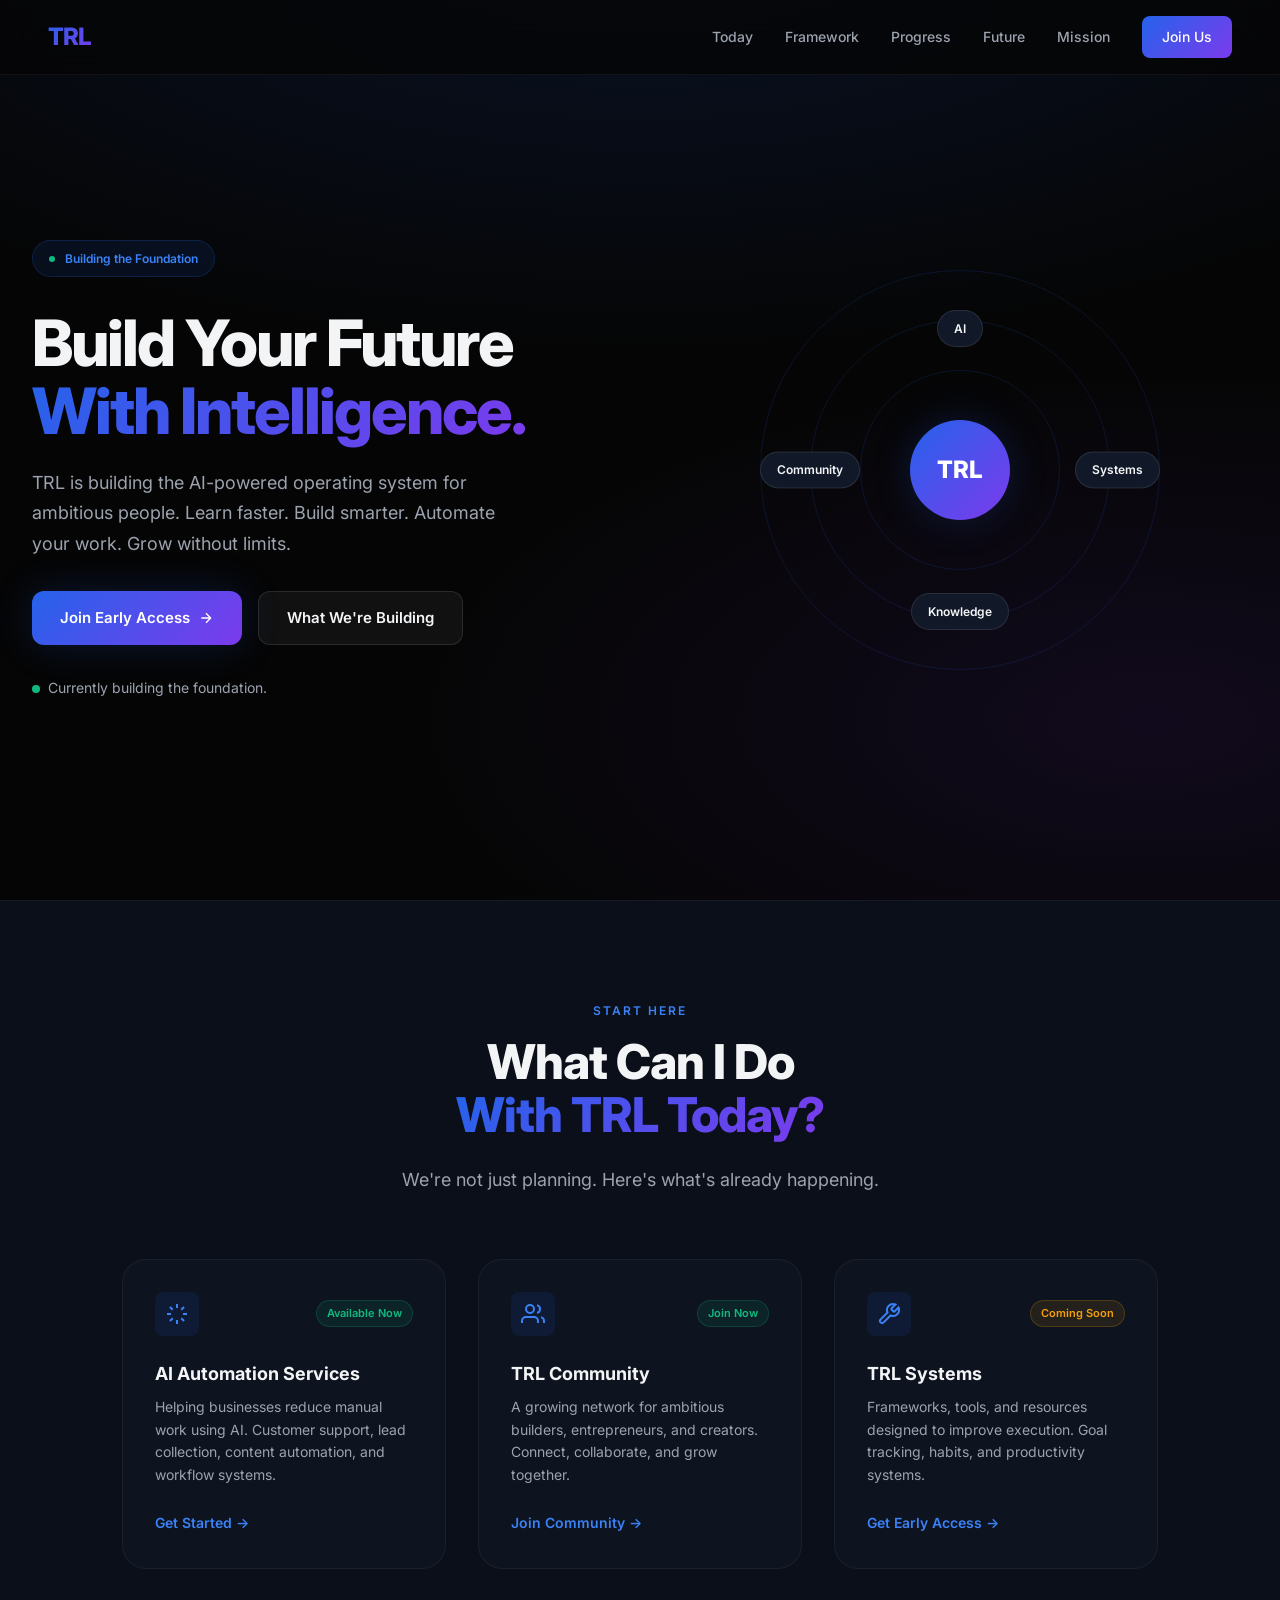
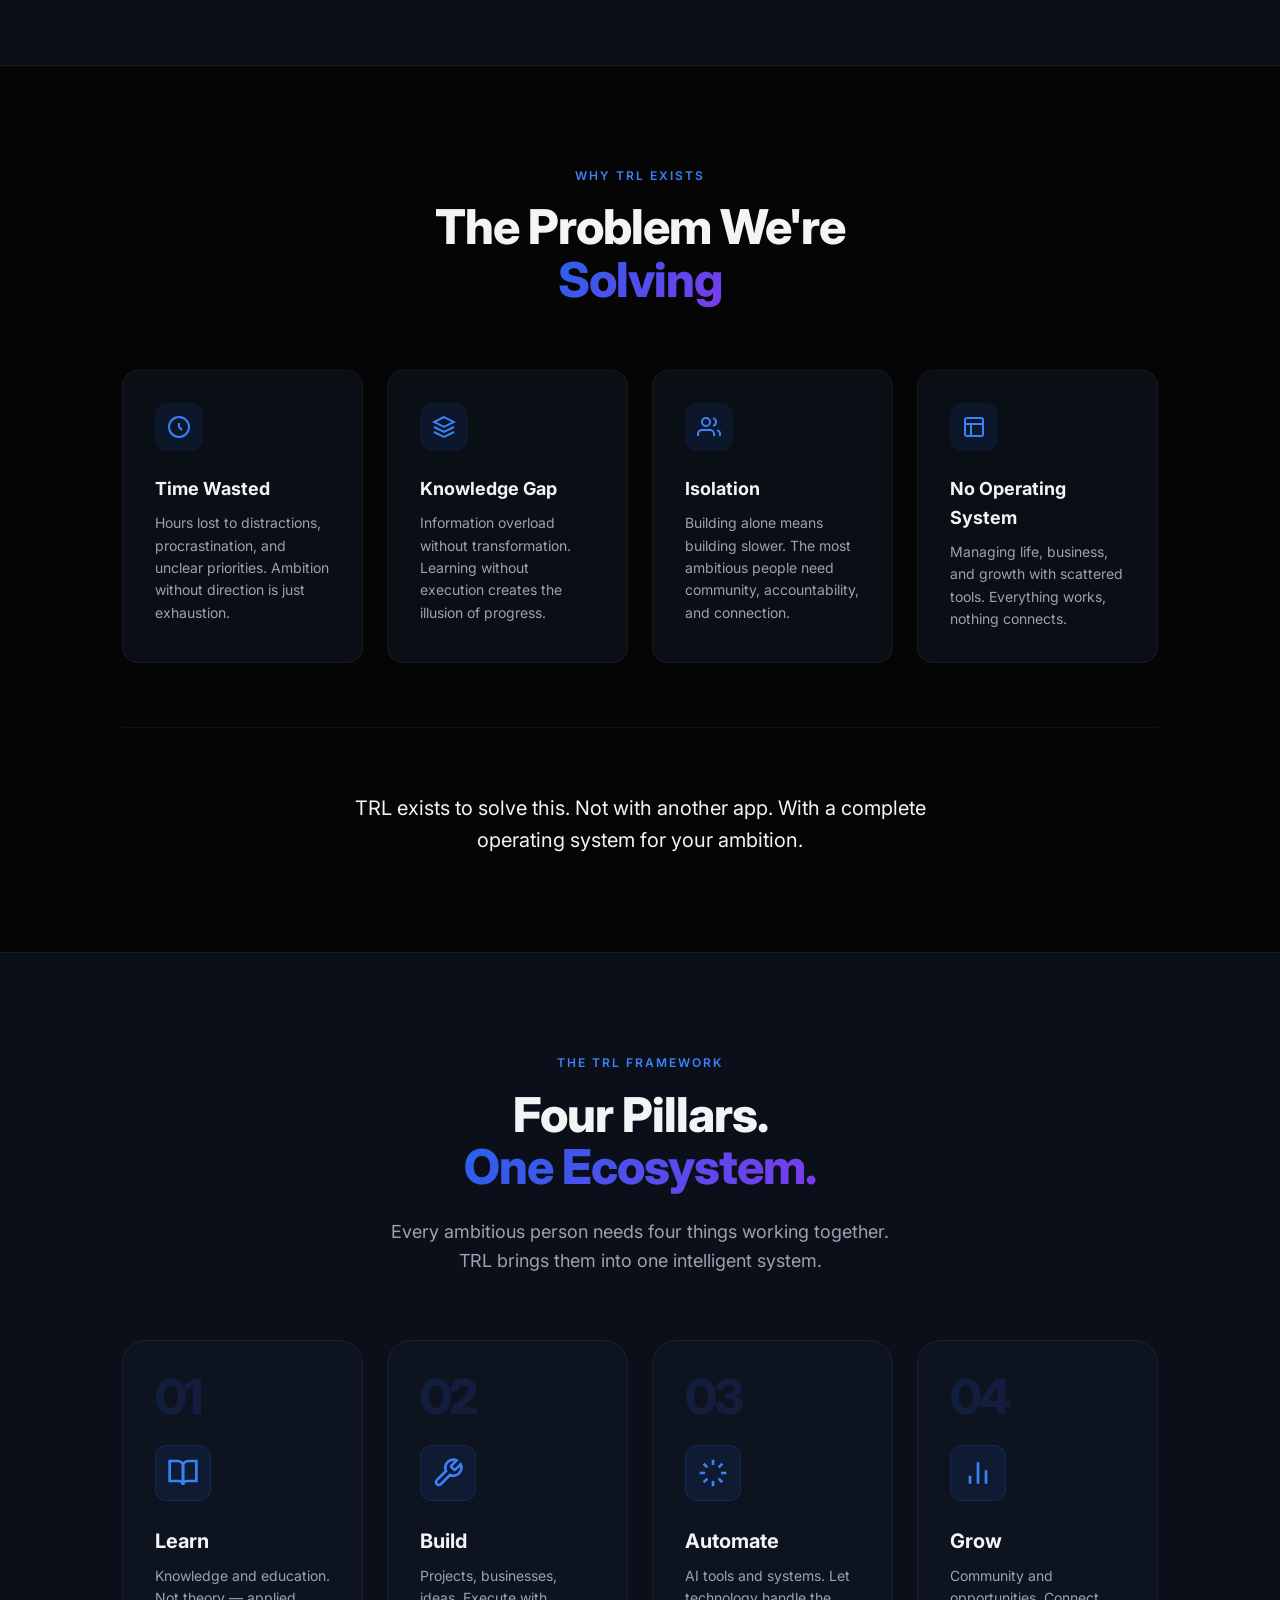
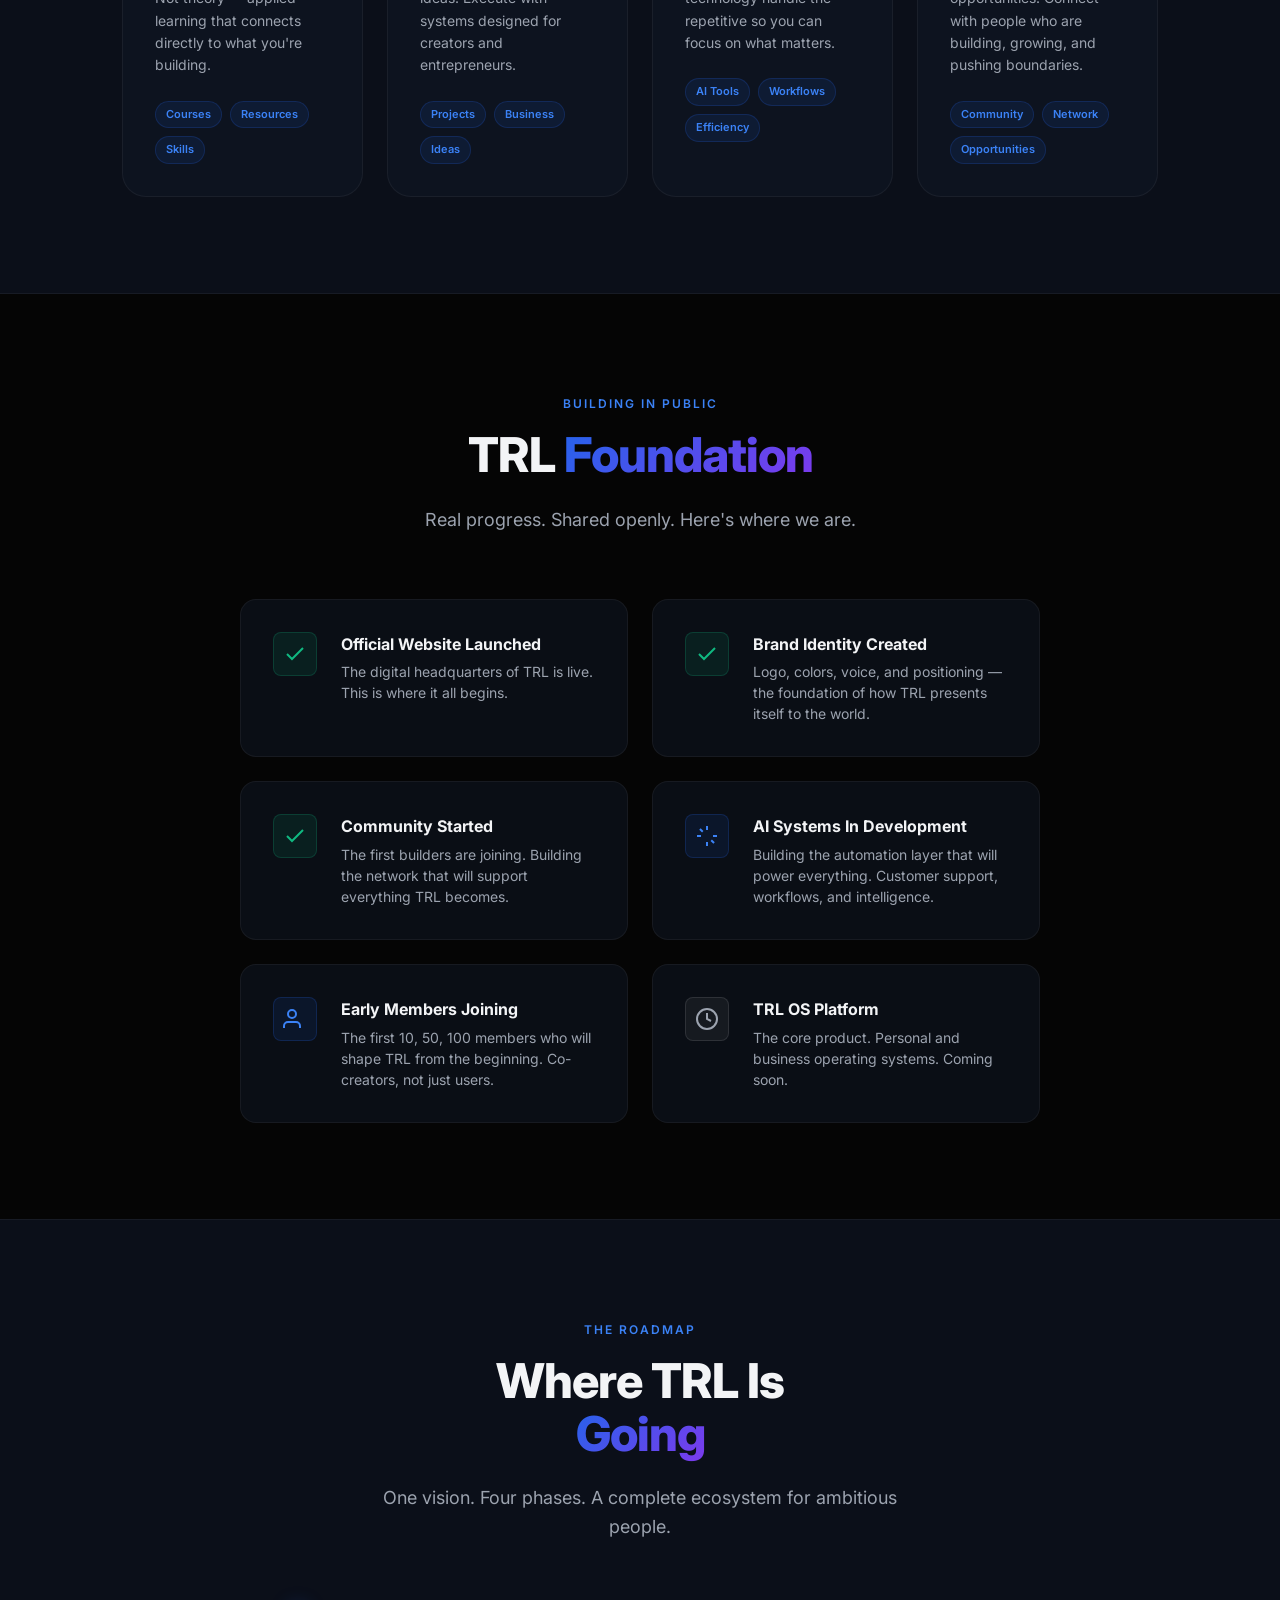
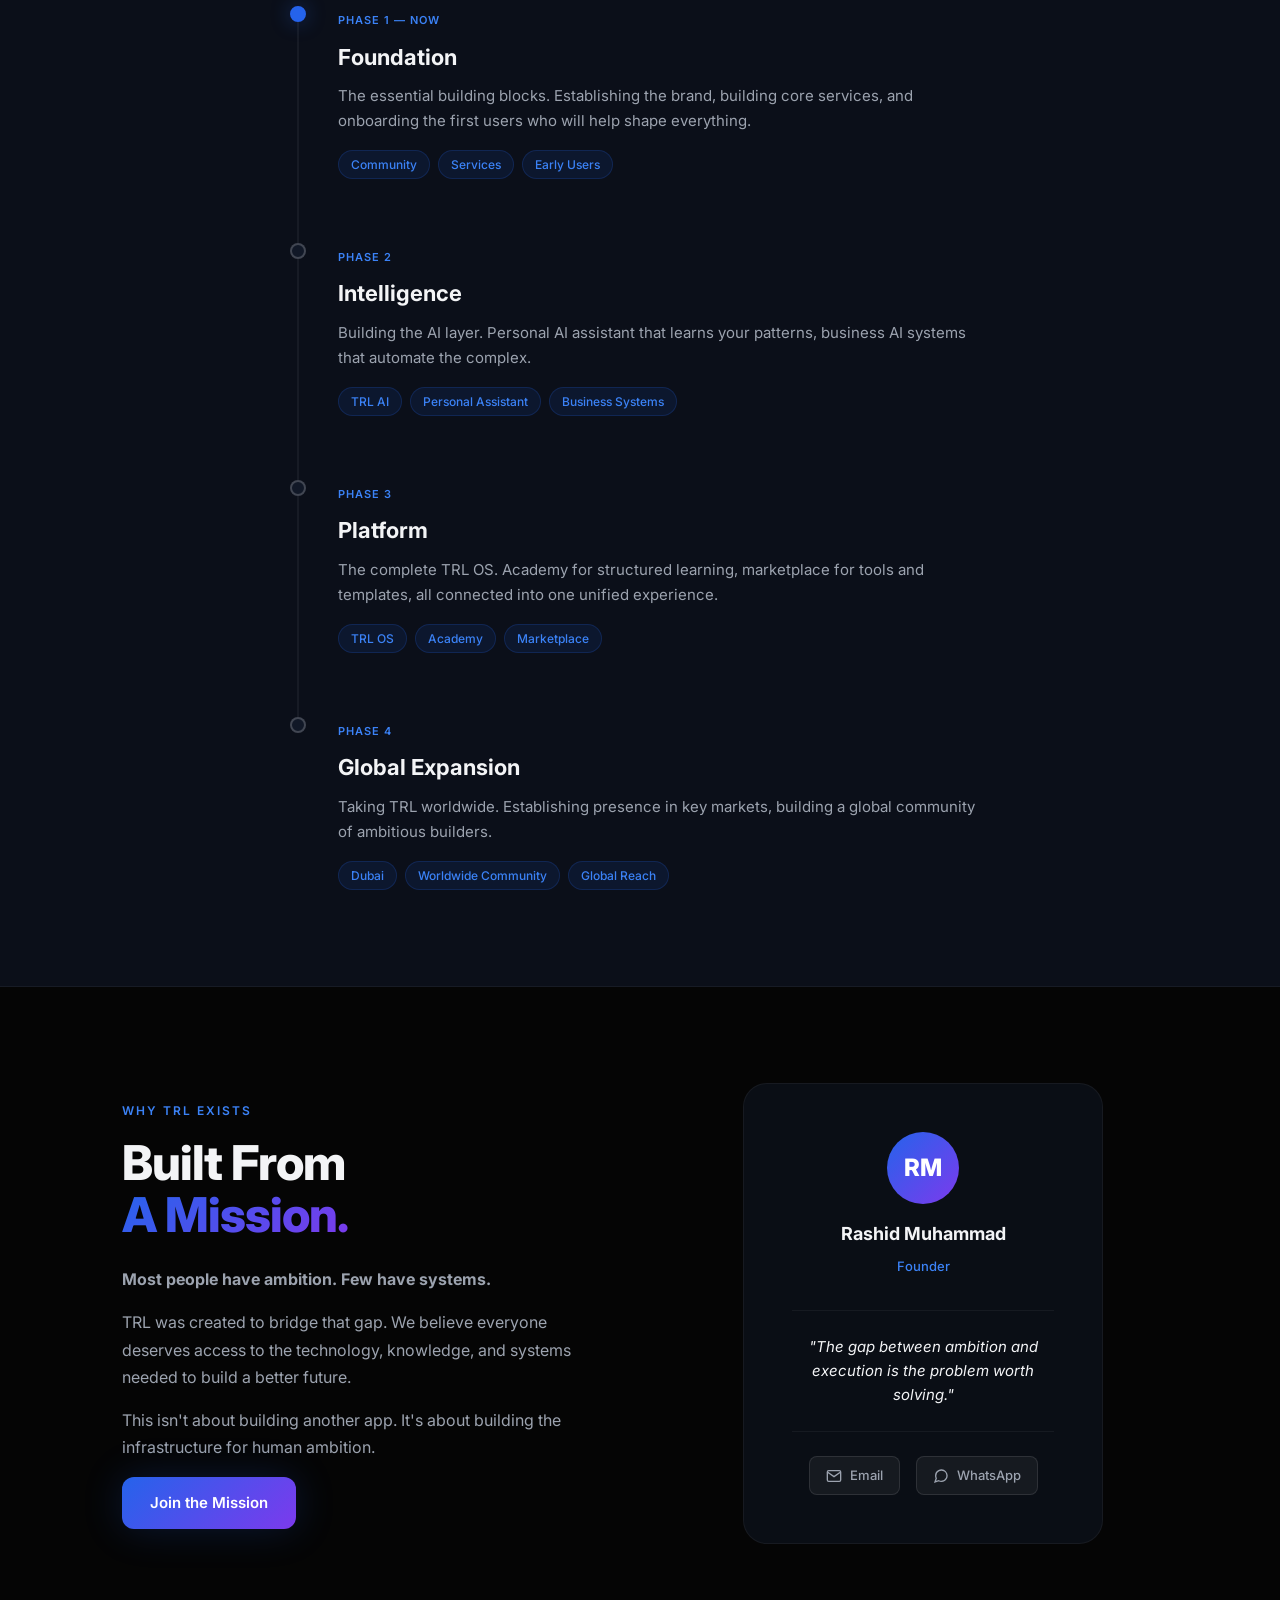
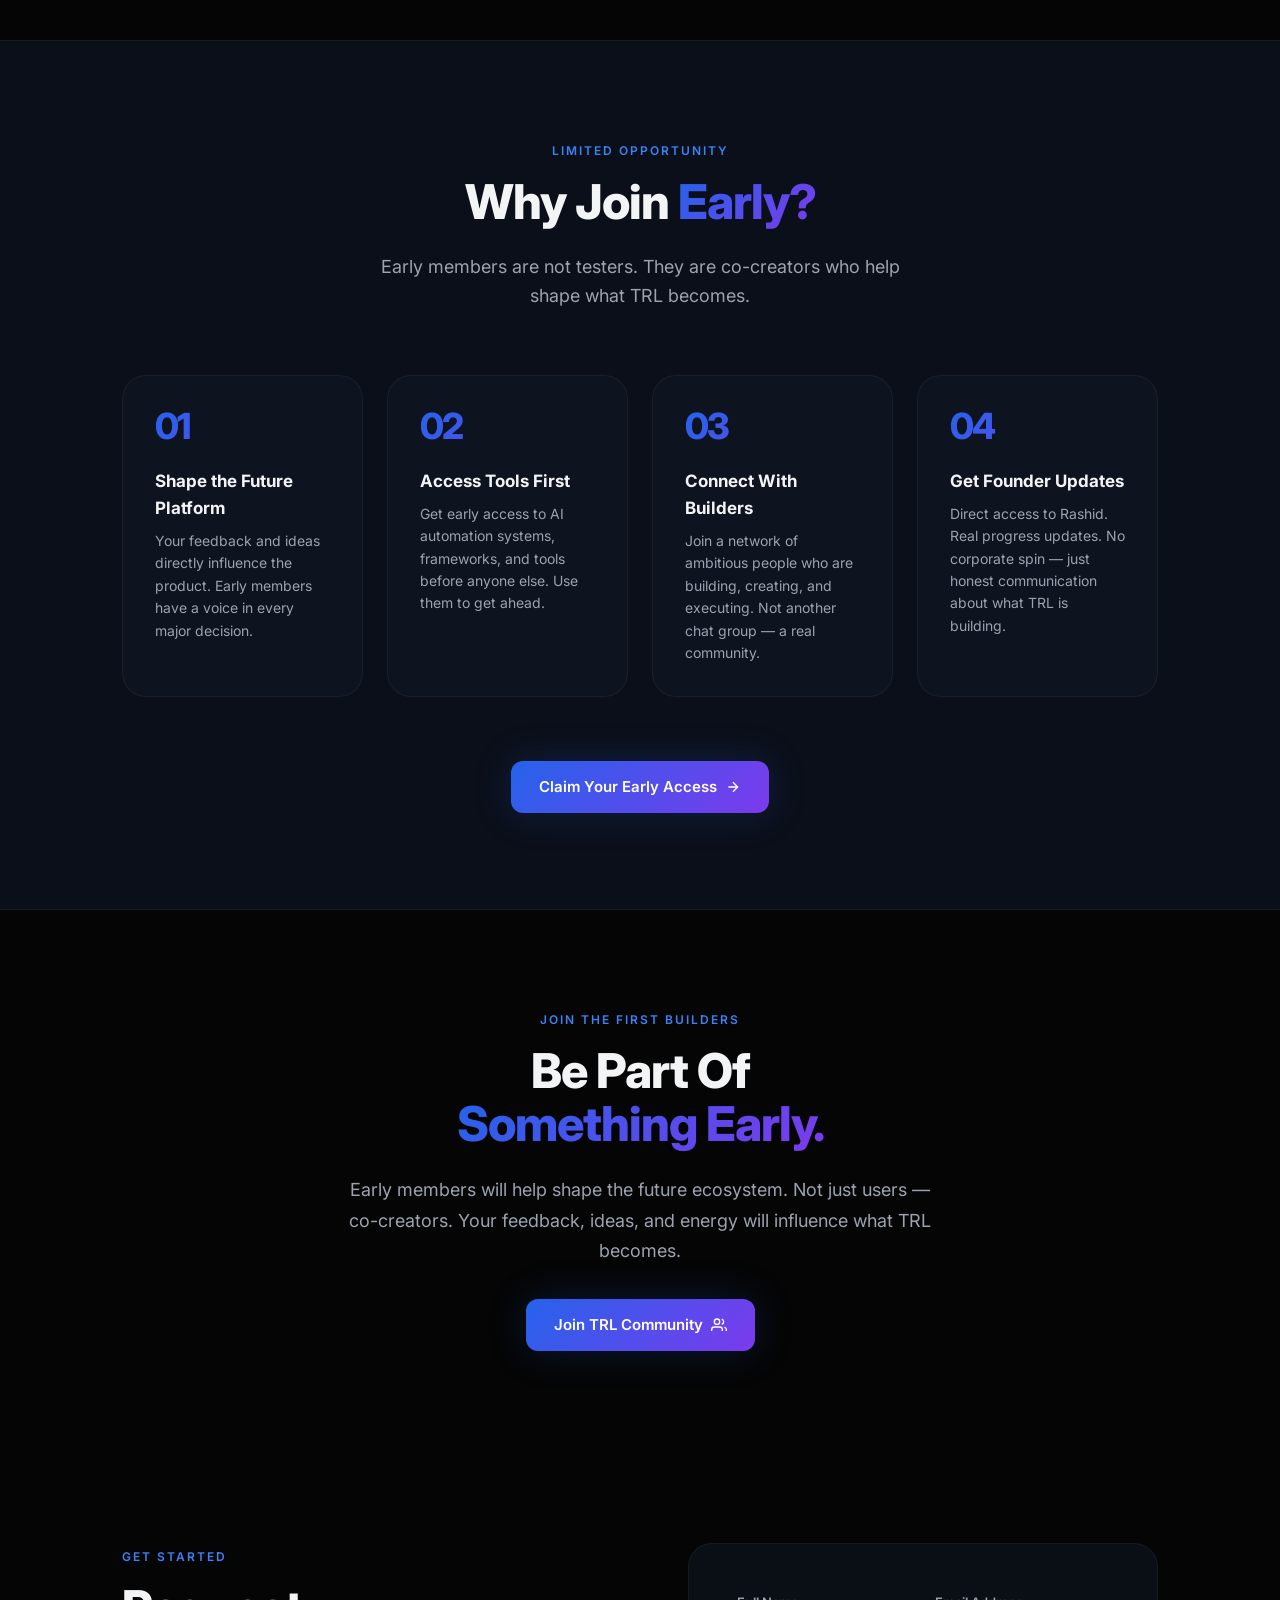
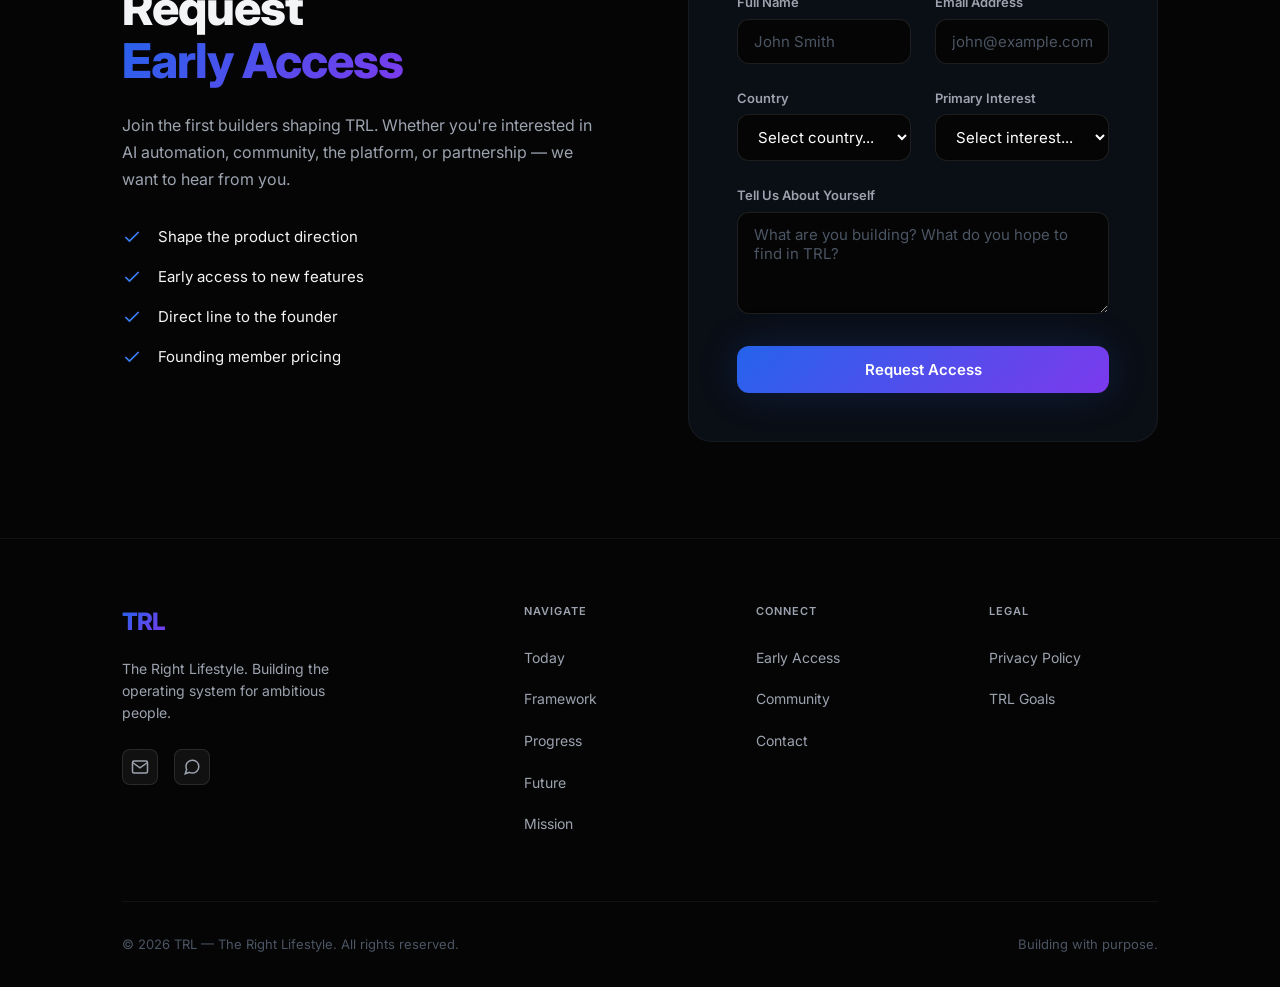
<file: index.html>
<!DOCTYPE html>
<html lang="en">
<head>
    <meta charset="UTF-8">
    <meta name="viewport" content="width=device-width, initial-scale=1.0">
    <title>TRL — The Right Lifestyle | Build Your Future With Intelligence</title>
    <meta name="description" content="TRL is creating the AI-powered operating system for ambitious people — helping you learn faster, build smarter, automate your work, and grow without limits.">
    <meta name="theme-color" content="#050505">
    <link rel="canonical" href="https://therightlifestyle.github.io/TRL-SAAS-WEB/">

    <!-- Social / Open Graph -->
    <meta property="og:type" content="website">
    <meta property="og:url" content="https://therightlifestyle.github.io/TRL-SAAS-WEB/">
    <meta property="og:title" content="TRL — The Right Lifestyle | Build Your Future With Intelligence">
    <meta property="og:description" content="TRL is creating the AI-powered operating system for ambitious people. Learn faster, build smarter, automate your work, and grow without limits.">
    <meta property="og:image" content="https://therightlifestyle.github.io/TRL-SAAS-WEB/og-image.png">
    <meta name="twitter:card" content="summary_large_image">
    <meta name="twitter:title" content="TRL — The Right Lifestyle | Build Your Future With Intelligence">
    <meta name="twitter:description" content="TRL is creating the AI-powered operating system for ambitious people.">
    <meta name="twitter:image" content="https://therightlifestyle.github.io/TRL-SAAS-WEB/og-image.png">

    <!-- Favicon -->
    <link rel="icon" href="data:image/svg+xml,%3Csvg xmlns='http://www.w3.org/2000/svg' viewBox='0 0 64 64'%3E%3Cdefs%3E%3ClinearGradient id='g' x1='0' y1='0' x2='1' y2='1'%3E%3Cstop offset='0' stop-color='%232563EB'/%3E%3Cstop offset='1' stop-color='%237C3AED'/%3E%3C/linearGradient%3E%3C/defs%3E%3Crect width='64' height='64' rx='14' fill='url(%23g)'/%3E%3Ctext x='32' y='42' font-family='Arial,sans-serif' font-size='22' font-weight='900' fill='white' text-anchor='middle'%3ETRL%3C/text%3E%3C/svg%3E">

    <!-- Fonts -->
    <link rel="preconnect" href="https://fonts.googleapis.com">
    <link rel="preconnect" href="https://fonts.gstatic.com" crossorigin>
    <link href="https://fonts.googleapis.com/css2?family=Inter:wght@400;500;600;700;800;900&display=swap" rel="stylesheet">
    <link rel="stylesheet" href="style.css">
</head>
<body>

    <!-- Skip Link -->
    <a class="skip-link" href="#main">Skip to content</a>

    <!-- Navigation -->
    <nav id="navbar">
        <a href="#home" class="nav-logo">TRL</a>
        <button class="menu-btn" id="menuBtn" aria-label="Open menu" aria-expanded="false">
            <span></span><span></span><span></span>
        </button>
        <div class="nav-links" id="navLinks">
            <a href="#today">Today</a>
            <a href="#framework">Framework</a>
            <a href="#progress">Progress</a>
            <a href="#future">Future</a>
            <a href="#mission">Mission</a>
            <a href="#access" class="nav-cta">Join Us</a>
        </div>
    </nav>

    <!-- Mobile Menu -->
    <div class="mobile-menu" id="mobileMenu">
        <a href="#today">Today</a>
        <a href="#framework">Framework</a>
        <a href="#progress">Progress</a>
        <a href="#future">Future</a>
        <a href="#mission">Mission</a>
        <a href="#access" class="mobile-cta">Join Us</a>
    </div>

    <main id="main">

        <!-- Hero Section -->
        <section class="hero" id="home">
            <div class="hero-bg"></div>
            <div class="hero-content">
                <div class="hero-badge">
                    <span class="badge-dot"></span>
                    Building the Foundation
                </div>
                <h1>Build Your Future<br><span class="gradient-text">With Intelligence.</span></h1>
                <p class="hero-subtitle">TRL is building the AI-powered operating system for ambitious people. Learn faster. Build smarter. Automate your work. Grow without limits.</p>
                <div class="hero-actions">
                    <a href="#access" class="btn-primary">
                        Join Early Access
                        <svg width="16" height="16" viewBox="0 0 24 24" fill="none" stroke="currentColor" stroke-width="2"><path d="M5 12h14M12 5l7 7-7 7"/></svg>
                    </a>
                    <a href="#today" class="btn-secondary">What We're Building</a>
                </div>
                <div class="hero-status">
                    <span class="status-indicator"></span>
                    Currently building the foundation.
                </div>
            </div>
            <div class="hero-visual">
                <div class="visual-container">
                    <div class="orbit-ring ring-1"></div>
                    <div class="orbit-ring ring-2"></div>
                    <div class="orbit-ring ring-3"></div>
                    <div class="core-orb">
                        <span>TRL</span>
                    </div>
                    <div class="satellite sat-1">
                        <span>AI</span>
                    </div>
                    <div class="satellite sat-2">
                        <span>Systems</span>
                    </div>
                    <div class="satellite sat-3">
                        <span>Knowledge</span>
                    </div>
                    <div class="satellite sat-4">
                        <span>Community</span>
                    </div>
                </div>
            </div>
        </section>

        <!-- TRL Today - What Can I Do Right Now -->
        <section class="today" id="today">
            <div class="container">
                <div class="section-header fade-in">
                    <span class="section-label">Start Here</span>
                    <h2>What Can I Do<br><span class="gradient-text">With TRL Today?</span></h2>
                    <p class="section-desc">We're not just planning. Here's what's already happening.</p>
                </div>
                <div class="today-grid">
                    <div class="today-card fade-in">
                        <div class="today-header">
                            <div class="today-icon">
                                <svg width="24" height="24" viewBox="0 0 24 24" fill="none" stroke="currentColor" stroke-width="2"><path d="M12 2v4M12 18v4M4.93 4.93l2.83 2.83M16.24 16.24l2.83 2.83M2 12h4M18 12h4M4.93 19.07l2.83-2.83M16.24 7.76l2.83-2.83"/></svg>
                            </div>
                            <span class="status-badge active">Available Now</span>
                        </div>
                        <h3>AI Automation Services</h3>
                        <p>Helping businesses reduce manual work using AI. Customer support, lead collection, content automation, and workflow systems.</p>
                        <a href="#access" class="today-link">Get Started →</a>
                    </div>
                    <div class="today-card fade-in">
                        <div class="today-header">
                            <div class="today-icon">
                                <svg width="24" height="24" viewBox="0 0 24 24" fill="none" stroke="currentColor" stroke-width="2"><path d="M17 21v-2a4 4 0 0 0-4-4H5a4 4 0 0 0-4 4v2"/><circle cx="9" cy="7" r="4"/><path d="M23 21v-2a4 4 0 0 0-3-3.87M16 3.13a4 4 0 0 1 0 7.75"/></svg>
                            </div>
                            <span class="status-badge active">Join Now</span>
                        </div>
                        <h3>TRL Community</h3>
                        <p>A growing network for ambitious builders, entrepreneurs, and creators. Connect, collaborate, and grow together.</p>
                        <a href="https://wa.me/923190091457" target="_blank" class="today-link">Join Community →</a>
                    </div>
                    <div class="today-card fade-in">
                        <div class="today-header">
                            <div class="today-icon">
                                <svg width="24" height="24" viewBox="0 0 24 24" fill="none" stroke="currentColor" stroke-width="2"><path d="M14.7 6.3a1 1 0 0 0 0 1.4l1.6 1.6a1 1 0 0 0 1.4 0l3.77-3.77a6 6 0 0 1-7.94 7.94l-6.91 6.91a2.12 2.12 0 0 1-3-3l6.91-6.91a6 6 0 0 1 7.94-7.94l-3.76 3.76z"/></svg>
                            </div>
                            <span class="status-badge planning">Coming Soon</span>
                        </div>
                        <h3>TRL Systems</h3>
                        <p>Frameworks, tools, and resources designed to improve execution. Goal tracking, habits, and productivity systems.</p>
                        <a href="#access" class="today-link">Get Early Access →</a>
                    </div>
                </div>
            </div>
        </section>

        <!-- Problem Section -->
        <section class="problem" id="problem">
            <div class="container">
                <div class="problem-header fade-in">
                    <span class="section-label">Why TRL Exists</span>
                    <h2>The Problem We're<br><span class="gradient-text">Solving</span></h2>
                </div>
                <div class="problem-grid fade-in">
                    <div class="problem-card">
                        <div class="problem-icon">
                            <svg width="24" height="24" viewBox="0 0 24 24" fill="none" stroke="currentColor" stroke-width="2"><circle cx="12" cy="12" r="10"/><path d="M12 8v4l3 3"/></svg>
                        </div>
                        <h3>Time Wasted</h3>
                        <p>Hours lost to distractions, procrastination, and unclear priorities. Ambition without direction is just exhaustion.</p>
                    </div>
                    <div class="problem-card">
                        <div class="problem-icon">
                            <svg width="24" height="24" viewBox="0 0 24 24" fill="none" stroke="currentColor" stroke-width="2"><path d="M12 2L2 7l10 5 10-5-10-5zM2 17l10 5 10-5M2 12l10 5 10-5"/></svg>
                        </div>
                        <h3>Knowledge Gap</h3>
                        <p>Information overload without transformation. Learning without execution creates the illusion of progress.</p>
                    </div>
                    <div class="problem-card">
                        <div class="problem-icon">
                            <svg width="24" height="24" viewBox="0 0 24 24" fill="none" stroke="currentColor" stroke-width="2"><path d="M17 21v-2a4 4 0 0 0-4-4H5a4 4 0 0 0-4 4v2"/><circle cx="9" cy="7" r="4"/><path d="M23 21v-2a4 4 0 0 0-3-3.87M16 3.13a4 4 0 0 1 0 7.75"/></svg>
                        </div>
                        <h3>Isolation</h3>
                        <p>Building alone means building slower. The most ambitious people need community, accountability, and connection.</p>
                    </div>
                    <div class="problem-card">
                        <div class="problem-icon">
                            <svg width="24" height="24" viewBox="0 0 24 24" fill="none" stroke="currentColor" stroke-width="2"><rect x="3" y="3" width="18" height="18" rx="2" ry="2"/><line x1="3" y1="9" x2="21" y2="9"/><line x1="9" y1="21" x2="9" y2="9"/></svg>
                        </div>
                        <h3>No Operating System</h3>
                        <p>Managing life, business, and growth with scattered tools. Everything works, nothing connects.</p>
                    </div>
                </div>
                <div class="problem-solution fade-in">
                    <p>TRL exists to solve this. Not with another app. With a complete operating system for your ambition.</p>
                </div>
            </div>
        </section>

        <!-- Framework Section -->
        <section class="framework" id="framework">
            <div class="container">
                <div class="section-header fade-in">
                    <span class="section-label">The TRL Framework</span>
                    <h2>Four Pillars.<br><span class="gradient-text">One Ecosystem.</span></h2>
                    <p class="section-desc">Every ambitious person needs four things working together. TRL brings them into one intelligent system.</p>
                </div>
                <div class="pillars-grid">
                    <div class="pillar-card fade-in" data-pillar="learn">
                        <div class="pillar-glow"></div>
                        <div class="pillar-number">01</div>
                        <div class="pillar-icon">
                            <svg width="32" height="32" viewBox="0 0 24 24" fill="none" stroke="currentColor" stroke-width="2"><path d="M2 3h6a4 4 0 0 1 4 4v14a3 3 0 0 0-3-3H2z"/><path d="M22 3h-6a4 4 0 0 0-4 4v14a3 3 0 0 1 3-3h7z"/></svg>
                        </div>
                        <h3>Learn</h3>
                        <p>Knowledge and education. Not theory — applied learning that connects directly to what you're building.</p>
                        <div class="pillar-tags">
                            <span>Courses</span>
                            <span>Resources</span>
                            <span>Skills</span>
                        </div>
                    </div>
                    <div class="pillar-card fade-in" data-pillar="build">
                        <div class="pillar-glow"></div>
                        <div class="pillar-number">02</div>
                        <div class="pillar-icon">
                            <svg width="32" height="32" viewBox="0 0 24 24" fill="none" stroke="currentColor" stroke-width="2"><path d="M14.7 6.3a1 1 0 0 0 0 1.4l1.6 1.6a1 1 0 0 0 1.4 0l3.77-3.77a6 6 0 0 1-7.94 7.94l-6.91 6.91a2.12 2.12 0 0 1-3-3l6.91-6.91a6 6 0 0 1 7.94-7.94l-3.76 3.76z"/></svg>
                        </div>
                        <h3>Build</h3>
                        <p>Projects, businesses, ideas. Execute with systems designed for creators and entrepreneurs.</p>
                        <div class="pillar-tags">
                            <span>Projects</span>
                            <span>Business</span>
                            <span>Ideas</span>
                        </div>
                    </div>
                    <div class="pillar-card fade-in" data-pillar="automate">
                        <div class="pillar-glow"></div>
                        <div class="pillar-number">03</div>
                        <div class="pillar-icon">
                            <svg width="32" height="32" viewBox="0 0 24 24" fill="none" stroke="currentColor" stroke-width="2"><path d="M12 2v4M12 18v4M4.93 4.93l2.83 2.83M16.24 16.24l2.83 2.83M2 12h4M18 12h4M4.93 19.07l2.83-2.83M16.24 7.76l2.83-2.83"/></svg>
                        </div>
                        <h3>Automate</h3>
                        <p>AI tools and systems. Let technology handle the repetitive so you can focus on what matters.</p>
                        <div class="pillar-tags">
                            <span>AI Tools</span>
                            <span>Workflows</span>
                            <span>Efficiency</span>
                        </div>
                    </div>
                    <div class="pillar-card fade-in" data-pillar="grow">
                        <div class="pillar-glow"></div>
                        <div class="pillar-number">04</div>
                        <div class="pillar-icon">
                            <svg width="32" height="32" viewBox="0 0 24 24" fill="none" stroke="currentColor" stroke-width="2"><path d="M18 20V10M12 20V4M6 20v-6"/></svg>
                        </div>
                        <h3>Grow</h3>
                        <p>Community and opportunities. Connect with people who are building, growing, and pushing boundaries.</p>
                        <div class="pillar-tags">
                            <span>Community</span>
                            <span>Network</span>
                            <span>Opportunities</span>
                        </div>
                    </div>
                </div>
            </div>
        </section>

        <!-- Building In Public - Progress Section -->
        <section class="progress" id="progress">
            <div class="container">
                <div class="section-header fade-in">
                    <span class="section-label">Building In Public</span>
                    <h2>TRL <span class="gradient-text">Foundation</span></h2>
                    <p class="section-desc">Real progress. Shared openly. Here's where we are.</p>
                </div>
                <div class="progress-grid fade-in">
                    <div class="progress-card">
                        <div class="progress-icon complete">
                            <svg width="24" height="24" viewBox="0 0 24 24" fill="none" stroke="currentColor" stroke-width="2"><polyline points="20 6 9 17 4 12"/></svg>
                        </div>
                        <div class="progress-content">
                            <h3>Official Website Launched</h3>
                            <p>The digital headquarters of TRL is live. This is where it all begins.</p>
                        </div>
                    </div>
                    <div class="progress-card">
                        <div class="progress-icon complete">
                            <svg width="24" height="24" viewBox="0 0 24 24" fill="none" stroke="currentColor" stroke-width="2"><polyline points="20 6 9 17 4 12"/></svg>
                        </div>
                        <div class="progress-content">
                            <h3>Brand Identity Created</h3>
                            <p>Logo, colors, voice, and positioning — the foundation of how TRL presents itself to the world.</p>
                        </div>
                    </div>
                    <div class="progress-card">
                        <div class="progress-icon complete">
                            <svg width="24" height="24" viewBox="0 0 24 24" fill="none" stroke="currentColor" stroke-width="2"><polyline points="20 6 9 17 4 12"/></svg>
                        </div>
                        <div class="progress-content">
                            <h3>Community Started</h3>
                            <p>The first builders are joining. Building the network that will support everything TRL becomes.</p>
                        </div>
                    </div>
                    <div class="progress-card">
                        <div class="progress-icon active">
                            <svg width="24" height="24" viewBox="0 0 24 24" fill="none" stroke="currentColor" stroke-width="2"><path d="M12 2v4M12 18v4M4.93 4.93l2.83 2.83M16.24 16.24l2.83 2.83M2 12h4M18 12h4"/></svg>
                        </div>
                        <div class="progress-content">
                            <h3>AI Systems In Development</h3>
                            <p>Building the automation layer that will power everything. Customer support, workflows, and intelligence.</p>
                        </div>
                    </div>
                    <div class="progress-card">
                        <div class="progress-icon active">
                            <svg width="24" height="24" viewBox="0 0 24 24" fill="none" stroke="currentColor" stroke-width="2"><path d="M17 21v-2a4 4 0 0 0-4-4H5a4 4 0 0 0-4 4v2"/><circle cx="9" cy="7" r="4"/></svg>
                        </div>
                        <div class="progress-content">
                            <h3>Early Members Joining</h3>
                            <p>The first 10, 50, 100 members who will shape TRL from the beginning. Co-creators, not just users.</p>
                        </div>
                    </div>
                    <div class="progress-card">
                        <div class="progress-icon upcoming">
                            <svg width="24" height="24" viewBox="0 0 24 24" fill="none" stroke="currentColor" stroke-width="2"><circle cx="12" cy="12" r="10"/><path d="M12 6v6l4 2"/></svg>
                        </div>
                        <div class="progress-content">
                            <h3>TRL OS Platform</h3>
                            <p>The core product. Personal and business operating systems. Coming soon.</p>
                        </div>
                    </div>
                </div>
            </div>
        </section>

        <!-- Future Roadmap Section -->
        <section class="future" id="future">
            <div class="container">
                <div class="section-header fade-in">
                    <span class="section-label">The Roadmap</span>
                    <h2>Where TRL Is<br><span class="gradient-text">Going</span></h2>
                    <p class="section-desc">One vision. Four phases. A complete ecosystem for ambitious people.</p>
                </div>
                <div class="phases">
                    <div class="phase fade-in" data-phase="1">
                        <div class="phase-marker">
                            <div class="phase-dot active"></div>
                            <div class="phase-line"></div>
                        </div>
                        <div class="phase-content">
                            <span class="phase-label">Phase 1 — Now</span>
                            <h3>Foundation</h3>
                            <p>The essential building blocks. Establishing the brand, building core services, and onboarding the first users who will help shape everything.</p>
                            <div class="phase-items">
                                <span>Community</span>
                                <span>Services</span>
                                <span>Early Users</span>
                            </div>
                        </div>
                    </div>
                    <div class="phase fade-in" data-phase="2">
                        <div class="phase-marker">
                            <div class="phase-dot"></div>
                            <div class="phase-line"></div>
                        </div>
                        <div class="phase-content">
                            <span class="phase-label">Phase 2</span>
                            <h3>Intelligence</h3>
                            <p>Building the AI layer. Personal AI assistant that learns your patterns, business AI systems that automate the complex.</p>
                            <div class="phase-items">
                                <span>TRL AI</span>
                                <span>Personal Assistant</span>
                                <span>Business Systems</span>
                            </div>
                        </div>
                    </div>
                    <div class="phase fade-in" data-phase="3">
                        <div class="phase-marker">
                            <div class="phase-dot"></div>
                            <div class="phase-line"></div>
                        </div>
                        <div class="phase-content">
                            <span class="phase-label">Phase 3</span>
                            <h3>Platform</h3>
                            <p>The complete TRL OS. Academy for structured learning, marketplace for tools and templates, all connected into one unified experience.</p>
                            <div class="phase-items">
                                <span>TRL OS</span>
                                <span>Academy</span>
                                <span>Marketplace</span>
                            </div>
                        </div>
                    </div>
                    <div class="phase fade-in" data-phase="4">
                        <div class="phase-marker">
                            <div class="phase-dot"></div>
                        </div>
                        <div class="phase-content">
                            <span class="phase-label">Phase 4</span>
                            <h3>Global Expansion</h3>
                            <p>Taking TRL worldwide. Establishing presence in key markets, building a global community of ambitious builders.</p>
                            <div class="phase-items">
                                <span>Dubai</span>
                                <span>Worldwide Community</span>
                                <span>Global Reach</span>
                            </div>
                        </div>
                    </div>
                </div>
            </div>
        </section>

        <!-- Mission Section -->
        <section class="mission" id="mission">
            <div class="container">
                <div class="mission-grid">
                    <div class="mission-content fade-in">
                        <span class="section-label">Why TRL Exists</span>
                        <h2>Built From<br><span class="gradient-text">A Mission.</span></h2>
                        <p class="mission-story">Most people have ambition. Few have systems.</p>
                        <p>TRL was created to bridge that gap. We believe everyone deserves access to the technology, knowledge, and systems needed to build a better future.</p>
                        <p>This isn't about building another app. It's about building the infrastructure for human ambition.</p>
                        <a href="#access" class="btn-primary">Join the Mission</a>
                    </div>
                    <div class="mission-visual fade-in">
                        <div class="mission-card">
                            <div class="mission-card-inner">
                                <div class="founder-initials">RM</div>
                                <h4>Rashid Muhammad</h4>
                                <span class="founder-title">Founder</span>
                            </div>
                            <p class="mission-quote">"The gap between ambition and execution is the problem worth solving."</p>
                            <div class="mission-contacts">
                                <a href="mailto:rashidmuhammadamir@gmail.com" class="contact-link">
                                    <svg width="16" height="16" viewBox="0 0 24 24" fill="none" stroke="currentColor" stroke-width="2"><path d="M4 4h16c1.1 0 2 .9 2 2v12c0 1.1-.9 2-2 2H4c-1.1 0-2-.9-2-2V6c0-1.1.9-2 2-2z"/><polyline points="22,6 12,13 2,6"/></svg>
                                    Email
                                </a>
                                <a href="https://wa.me/923190091457" target="_blank" class="contact-link">
                                    <svg width="16" height="16" viewBox="0 0 24 24" fill="none" stroke="currentColor" stroke-width="2"><path d="M21 11.5a8.38 8.38 0 0 1-.9 3.8 8.5 8.5 0 0 1-7.6 4.7 8.38 8.38 0 0 1-3.8-.9L3 21l1.9-5.7a8.38 8.38 0 0 1-.9-3.8 8.5 8.5 0 0 1 4.7-7.6 8.38 8.38 0 0 1 3.8-.9h.5a8.48 8.48 0 0 1 8 8v.5z"/></svg>
                                    WhatsApp
                                </a>
                            </div>
                        </div>
                    </div>
                </div>
            </div>
        </section>

        <!-- Why Join Section -->
        <section class="why-join" id="why">
            <div class="container">
                <div class="section-header fade-in">
                    <span class="section-label">Limited Opportunity</span>
                    <h2>Why Join <span class="gradient-text">Early?</span></h2>
                    <p class="section-desc">Early members are not testers. They are co-creators who help shape what TRL becomes.</p>
                </div>
                <div class="why-grid fade-in">
                    <div class="why-card">
                        <div class="why-number">01</div>
                        <h3>Shape the Future Platform</h3>
                        <p>Your feedback and ideas directly influence the product. Early members have a voice in every major decision.</p>
                    </div>
                    <div class="why-card">
                        <div class="why-number">02</div>
                        <h3>Access Tools First</h3>
                        <p>Get early access to AI automation systems, frameworks, and tools before anyone else. Use them to get ahead.</p>
                    </div>
                    <div class="why-card">
                        <div class="why-number">03</div>
                        <h3>Connect With Builders</h3>
                        <p>Join a network of ambitious people who are building, creating, and executing. Not another chat group — a real community.</p>
                    </div>
                    <div class="why-card">
                        <div class="why-number">04</div>
                        <h3>Get Founder Updates</h3>
                        <p>Direct access to Rashid. Real progress updates. No corporate spin — just honest communication about what TRL is building.</p>
                    </div>
                </div>
                <div class="why-cta fade-in">
                    <a href="#access" class="btn-primary">
                        Claim Your Early Access
                        <svg width="16" height="16" viewBox="0 0 24 24" fill="none" stroke="currentColor" stroke-width="2"><path d="M5 12h14M12 5l7 7-7 7"/></svg>
                    </a>
                </div>
            </div>
        </section>

        <!-- Community Section -->
        <section class="community" id="community">
            <div class="container">
                <div class="community-content fade-in">
                    <span class="section-label">Join The First Builders</span>
                    <h2>Be Part Of<br><span class="gradient-text">Something Early.</span></h2>
                    <p>Early members will help shape the future ecosystem. Not just users — co-creators. Your feedback, ideas, and energy will influence what TRL becomes.</p>
                    <div class="community-actions">
                        <a href="#access" class="btn-primary">
                            Join TRL Community
                            <svg width="16" height="16" viewBox="0 0 24 24" fill="none" stroke="currentColor" stroke-width="2"><path d="M17 21v-2a4 4 0 0 0-4-4H5a4 4 0 0 0-4 4v2"/><circle cx="9" cy="7" r="4"/><path d="M23 21v-2a4 4 0 0 0-3-3.87M16 3.13a4 4 0 0 1 0 7.75"/></svg>
                        </a>
                    </div>
                </div>
            </div>
        </section>

        <!-- Early Access / Contact Section -->
        <section class="access" id="access">
            <div class="container">
                <div class="access-grid">
                    <div class="access-info fade-in">
                        <span class="section-label">Get Started</span>
                        <h2>Request<br><span class="gradient-text">Early Access</span></h2>
                        <p>Join the first builders shaping TRL. Whether you're interested in AI automation, community, the platform, or partnership — we want to hear from you.</p>
                        <div class="access-benefits">
                            <div class="benefit">
                                <svg width="20" height="20" viewBox="0 0 24 24" fill="none" stroke="currentColor" stroke-width="2"><polyline points="20 6 9 17 4 12"/></svg>
                                <span>Shape the product direction</span>
                            </div>
                            <div class="benefit">
                                <svg width="20" height="20" viewBox="0 0 24 24" fill="none" stroke="currentColor" stroke-width="2"><polyline points="20 6 9 17 4 12"/></svg>
                                <span>Early access to new features</span>
                            </div>
                            <div class="benefit">
                                <svg width="20" height="20" viewBox="0 0 24 24" fill="none" stroke="currentColor" stroke-width="2"><polyline points="20 6 9 17 4 12"/></svg>
                                <span>Direct line to the founder</span>
                            </div>
                            <div class="benefit">
                                <svg width="20" height="20" viewBox="0 0 24 24" fill="none" stroke="currentColor" stroke-width="2"><polyline points="20 6 9 17 4 12"/></svg>
                                <span>Founding member pricing</span>
                            </div>
                        </div>
                    </div>
                    <div class="access-form-wrap fade-in">
                        <form class="access-form" id="accessForm" action="https://formspree.io/f/xjgnqbkg" method="POST">
                            <div class="form-row">
                                <div class="form-group">
                                    <label for="name">Full Name</label>
                                    <input type="text" id="name" name="name" placeholder="John Smith" required>
                                </div>
                                <div class="form-group">
                                    <label for="email">Email Address</label>
                                    <input type="email" id="email" name="email" placeholder="john@example.com" required>
                                </div>
                            </div>
                            <div class="form-row">
                                <div class="form-group">
                                    <label for="country">Country</label>
                                    <select id="country" name="country" required>
                                        <option value="">Select country...</option>
                                        <option value="AF">Afghanistan</option>
                                        <option value="AU">Australia</option>
                                        <option value="BD">Bangladesh</option>
                                        <option value="CA">Canada</option>
                                        <option value="CN">China</option>
                                        <option value="EG">Egypt</option>
                                        <option value="FR">France</option>
                                        <option value="DE">Germany</option>
                                        <option value="IN">India</option>
                                        <option value="ID">Indonesia</option>
                                        <option value="IQ">Iraq</option>
                                        <option value="IE">Ireland</option>
                                        <option value="IL">Israel</option>
                                        <option value="IT">Italy</option>
                                        <option value="JP">Japan</option>
                                        <option value="KW">Kuwait</option>
                                        <option value="LB">Lebanon</option>
                                        <option value="MY">Malaysia</option>
                                        <option value="MX">Mexico</option>
                                        <option value="MA">Morocco</option>
                                        <option value="NL">Netherlands</option>
                                        <option value="NZ">New Zealand</option>
                                        <option value="NG">Nigeria</option>
                                        <option value="PK">Pakistan</option>
                                        <option value="PH">Philippines</option>
                                        <option value="QA">Qatar</option>
                                        <option value="SA">Saudi Arabia</option>
                                        <option value="SG">Singapore</option>
                                        <option value="ZA">South Africa</option>
                                        <option value="ES">Spain</option>
                                        <option value="LK">Sri Lanka</option>
                                        <option value="SE">Sweden</option>
                                        <option value="CH">Switzerland</option>
                                        <option value="AE">United Arab Emirates</option>
                                        <option value="GB">United Kingdom</option>
                                        <option value="US">United States</option>
                                        <option value="OTHER">Other</option>
                                    </select>
                                </div>
                                <div class="form-group">
                                    <label for="interest">Primary Interest</label>
                                    <select id="interest" name="interest" required>
                                        <option value="">Select interest...</option>
                                        <option value="ai-automation">AI Automation Services</option>
                                        <option value="community">TRL Community</option>
                                        <option value="platform">TRL Platform</option>
                                        <option value="partnership">Partnership</option>
                                    </select>
                                </div>
                            </div>
                            <div class="form-group">
                                <label for="message">Tell Us About Yourself</label>
                                <textarea id="message" name="message" rows="4" placeholder="What are you building? What do you hope to find in TRL?"></textarea>
                            </div>
                            <button type="submit" class="btn-primary submit-btn">
                                <span id="btnText">Request Access</span>
                                <span id="btnLoader" style="display:none;">Sending...</span>
                            </button>
                            <div class="form-success" id="formSuccess">
                                <svg width="20" height="20" viewBox="0 0 24 24" fill="none" stroke="currentColor" stroke-width="2"><polyline points="20 6 9 17 4 12"/></svg>
                                <p>Request received! We'll be in touch soon.</p>
                            </div>
                        </form>
                    </div>
                </div>
            </div>
        </section>

    </main>

    <!-- Footer -->
    <footer>
        <div class="container">
            <div class="footer-grid">
                <div class="footer-brand">
                    <a href="#home" class="nav-logo">TRL</a>
                    <p>The Right Lifestyle. Building the operating system for ambitious people.</p>
                    <div class="footer-social">
                        <a href="mailto:rashidmuhammadamir@gmail.com" aria-label="Email">
                            <svg width="18" height="18" viewBox="0 0 24 24" fill="none" stroke="currentColor" stroke-width="2"><path d="M4 4h16c1.1 0 2 .9 2 2v12c0 1.1-.9 2-2 2H4c-1.1 0-2-.9-2-2V6c0-1.1.9-2 2-2z"/><polyline points="22,6 12,13 2,6"/></svg>
                        </a>
                        <a href="https://wa.me/923190091457" target="_blank" aria-label="WhatsApp">
                            <svg width="18" height="18" viewBox="0 0 24 24" fill="none" stroke="currentColor" stroke-width="2"><path d="M21 11.5a8.38 8.38 0 0 1-.9 3.8 8.5 8.5 0 0 1-7.6 4.7 8.38 8.38 0 0 1-3.8-.9L3 21l1.9-5.7a8.38 8.38 0 0 1-.9-3.8 8.5 8.5 0 0 1 4.7-7.6 8.38 8.38 0 0 1 3.8-.9h.5a8.48 8.48 0 0 1 8 8v.5z"/></svg>
                        </a>
                    </div>
                </div>
                <div class="footer-col">
                    <h4>Navigate</h4>
                    <ul>
                        <li><a href="#today">Today</a></li>
                        <li><a href="#framework">Framework</a></li>
                        <li><a href="#progress">Progress</a></li>
                        <li><a href="#future">Future</a></li>
                        <li><a href="#mission">Mission</a></li>
                    </ul>
                </div>
                <div class="footer-col">
                    <h4>Connect</h4>
                    <ul>
                        <li><a href="#access">Early Access</a></li>
                        <li><a href="#community">Community</a></li>
                        <li><a href="mailto:rashidmuhammadamir@gmail.com">Contact</a></li>
                    </ul>
                </div>
                <div class="footer-col">
                    <h4>Legal</h4>
                    <ul>
                        <li><a href="privacy.html">Privacy Policy</a></li>
                        <li><a href="app.html">TRL Goals</a></li>
                    </ul>
                </div>
            </div>
            <div class="footer-bottom">
                <p>&copy; <span id="year">2026</span> TRL — The Right Lifestyle. All rights reserved.</p>
                <p>Building with purpose.</p>
            </div>
        </div>
    </footer>

    <script src="script.js"></script>
</body>
</html>
</file>
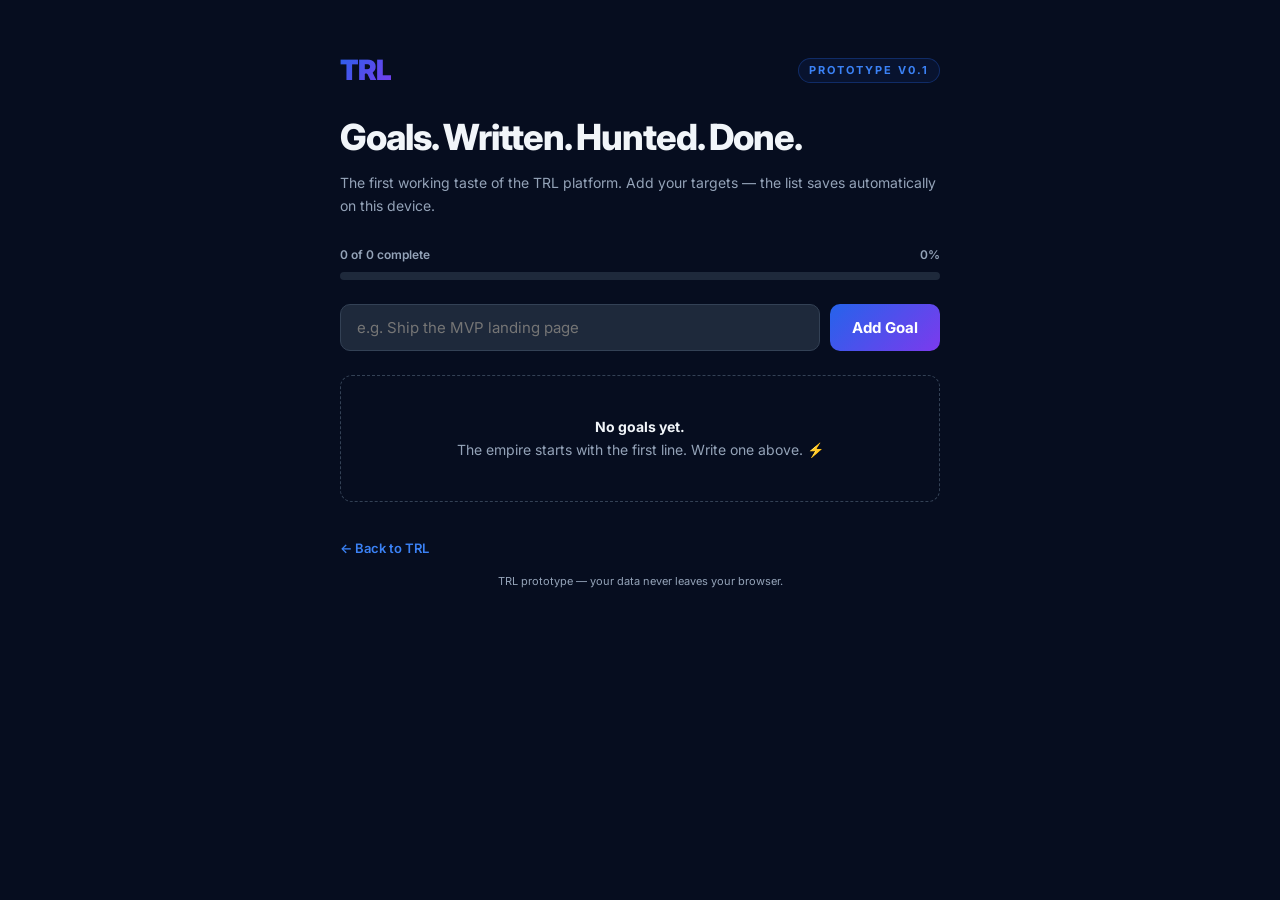
<file: app.html>
<!DOCTYPE html>
<html lang="en">
<head>
    <meta charset="UTF-8">
    <meta name="viewport" content="width=device-width, initial-scale=1.0">
    <title>TRL Goals — Prototype v0.1</title>
    <meta name="description" content="TRL Goals — the first working taste of the TRL platform. Write your goals. Execute.">
    <link rel="icon" href="data:image/svg+xml,%3Csvg xmlns='http://www.w3.org/2000/svg' viewBox='0 0 64 64'%3E%3Cdefs%3E%3ClinearGradient id='g' x1='0' y1='0' x2='1' y2='1'%3E%3Cstop offset='0' stop-color='%232563EB'/%3E%3Cstop offset='1' stop-color='%237C3AED'/%3E%3C/linearGradient%3E%3C/defs%3E%3Crect width='64' height='64' rx='14' fill='url(%23g)'/%3E%3Ctext x='32' y='42' font-family='Arial,sans-serif' font-size='22' font-weight='900' fill='white' text-anchor='middle'%3ETRL%3C/text%3E%3C/svg%3E">
    <link rel="preconnect" href="https://fonts.googleapis.com">
    <link rel="preconnect" href="https://fonts.gstatic.com" crossorigin>
    <link href="https://fonts.googleapis.com/css2?family=Inter:wght@400;600;700;800;900&display=swap" rel="stylesheet">
    <style>
        * { margin:0; padding:0; box-sizing:border-box; }
        :root {
            --primary:#2563EB; --gradient:linear-gradient(135deg,#2563EB,#7C3AED);
            --bg:#060D1F; --surface:#1E293B; --border:#334155;
            --text:#F1F5F9; --muted:#94A3B8; --green:#10B981;
        }
        body { font-family:'Inter',-apple-system,sans-serif; background:var(--bg); color:var(--text); min-height:100vh; line-height:1.6; }
        .wrap { max-width:640px; margin:0 auto; padding:48px 20px 80px; }
        .brand { display:flex; align-items:center; justify-content:space-between; flex-wrap:wrap; gap:8px; }
        .logo { font-size:28px; font-weight:900; background:var(--gradient); -webkit-background-clip:text; background-clip:text; -webkit-text-fill-color:transparent; letter-spacing:-1px; }
        .tag { font-size:11px; font-weight:700; letter-spacing:2px; color:#3B82F6; text-transform:uppercase; border:1px solid rgba(37,99,235,.3); padding:3px 10px; border-radius:100px; background:rgba(37,99,235,.08); }
        h1 { font-size:clamp(26px,6vw,36px); font-weight:800; letter-spacing:-1px; margin:16px 0 6px; }
        .sub { color:var(--muted); font-size:14px; margin-bottom:28px; }
        .progress-wrap { margin-bottom:24px; }
        .progress-meta { display:flex; justify-content:space-between; font-size:12px; color:var(--muted); margin-bottom:8px; font-weight:600; }
        .progress-bar { height:8px; background:var(--surface); border-radius:8px; overflow:hidden; }
        .progress-fill { height:100%; width:0; background:var(--gradient); border-radius:8px; transition:width .5s ease; }
        .add-row { display:flex; gap:10px; margin-bottom:24px; }
        .add-row input { flex:1; min-width:0; background:var(--surface); border:1px solid var(--border); border-radius:10px; padding:13px 16px; font-size:15px; color:var(--text); font-family:inherit; outline:none; transition:border-color .3s; }
        .add-row input:focus { border-color:var(--primary); }
        .add-row button { background:var(--gradient); color:#fff; border:none; border-radius:10px; padding:13px 22px; font-size:15px; font-weight:700; font-family:inherit; cursor:pointer; white-space:nowrap; }
        .goal { display:flex; align-items:center; gap:12px; background:var(--surface); border:1px solid var(--border); border-radius:12px; padding:14px 16px; margin-bottom:10px; transition:opacity .3s; }
        .goal.done { opacity:.55; }
        .goal-text { flex:1; font-size:15px; font-weight:600; word-break:break-word; }
        .goal.done .goal-text { text-decoration:line-through; }
        .tick { width:26px; height:26px; min-width:26px; border-radius:8px; border:1.5px solid var(--border); background:transparent; color:transparent; cursor:pointer; font-size:14px; display:flex; align-items:center; justify-content:center; transition:all .2s; }
        .goal.done .tick { background:var(--green); border-color:var(--green); color:#fff; }
        .del { background:none; border:none; color:var(--muted); cursor:pointer; font-size:16px; padding:4px 6px; transition:color .2s; }
        .del:hover { color:#EF4444; }
        .empty { text-align:center; color:var(--muted); font-size:14px; padding:40px 20px; border:1px dashed var(--border); border-radius:12px; }
        .empty b { color:var(--text); }
        .back { display:inline-block; margin-top:36px; color:#3B82F6; font-size:13px; font-weight:600; text-decoration:none; }
        .note { margin-top:12px; text-align:center; font-size:11px; color:var(--muted); }
    </style>
</head>
<body>
<main class="wrap">
    <div class="brand">
        <div class="logo">TRL</div>
        <span class="tag">Prototype v0.1</span>
    </div>
    <h1>Goals. Written. Hunted. Done.</h1>
    <p class="sub">The first working taste of the TRL platform. Add your targets — the list saves automatically on this device.</p>

    <div class="progress-wrap">
        <div class="progress-meta"><span id="countText">0 of 0 complete</span><span id="pctText">0%</span></div>
        <div class="progress-bar"><div class="progress-fill" id="fill"></div></div>
    </div>

    <div class="add-row">
        <input id="goalInput" type="text" maxlength="80" placeholder="e.g. Ship the MVP landing page" aria-label="New goal">
        <button id="addBtn" type="button">Add Goal</button>
    </div>

    <div id="list"></div>
    <div class="empty" id="empty">
        <b>No goals yet.</b><br>The empire starts with the first line. Write one above. ⚡
    </div>

    <a class="back" href="index.html">← Back to TRL</a>
    <p class="note">TRL prototype — your data never leaves your browser.</p>
</main>
<script>
'use strict';
var KEY = 'trl-goals-v1';
var goals = [];
try { goals = JSON.parse(localStorage.getItem(KEY)) || []; } catch (e) { goals = []; }

var list = document.getElementById('list');
var empty = document.getElementById('empty');
var input = document.getElementById('goalInput');

function save() {
    try { localStorage.setItem(KEY, JSON.stringify(goals)); } catch (e) { /* private mode */ }
}

function render() {
    list.innerHTML = '';
    goals.forEach(function (g, i) {
        var row = document.createElement('div');
        row.className = 'goal' + (g.done ? ' done' : '');

        var tick = document.createElement('button');
        tick.className = 'tick';
        tick.type = 'button';
        tick.textContent = '✓';
        tick.setAttribute('aria-label', g.done ? 'Mark not done' : 'Mark done');
        tick.addEventListener('click', function () { g.done = !g.done; save(); render(); });

        var text = document.createElement('div');
        text.className = 'goal-text';
        text.textContent = g.text;

        var del = document.createElement('button');
        del.className = 'del';
        del.type = 'button';
        del.textContent = '✕';
        del.setAttribute('aria-label', 'Delete goal');
        del.addEventListener('click', function () { goals.splice(i, 1); save(); render(); });

        row.appendChild(tick);
        row.appendChild(text);
        row.appendChild(del);
        list.appendChild(row);
    });

    var done = goals.filter(function (g) { return g.done; }).length;
    var total = goals.length;
    var pct = total ? Math.round(done / total * 100) : 0;
    document.getElementById('countText').textContent = done + ' of ' + total + ' complete';
    document.getElementById('pctText').textContent = pct + '%';
    document.getElementById('fill').style.width = pct + '%';
    empty.style.display = total ? 'none' : 'block';
}

function addGoal() {
    var v = input.value.trim();
    if (!v) return;
    goals.unshift({ text: v, done: false });
    input.value = '';
    save();
    render();
    input.focus();
}

document.getElementById('addBtn').addEventListener('click', addGoal);
input.addEventListener('keydown', function (e) { if (e.key === 'Enter') addGoal(); });
render();
</script>
</body>
</html>
</file>
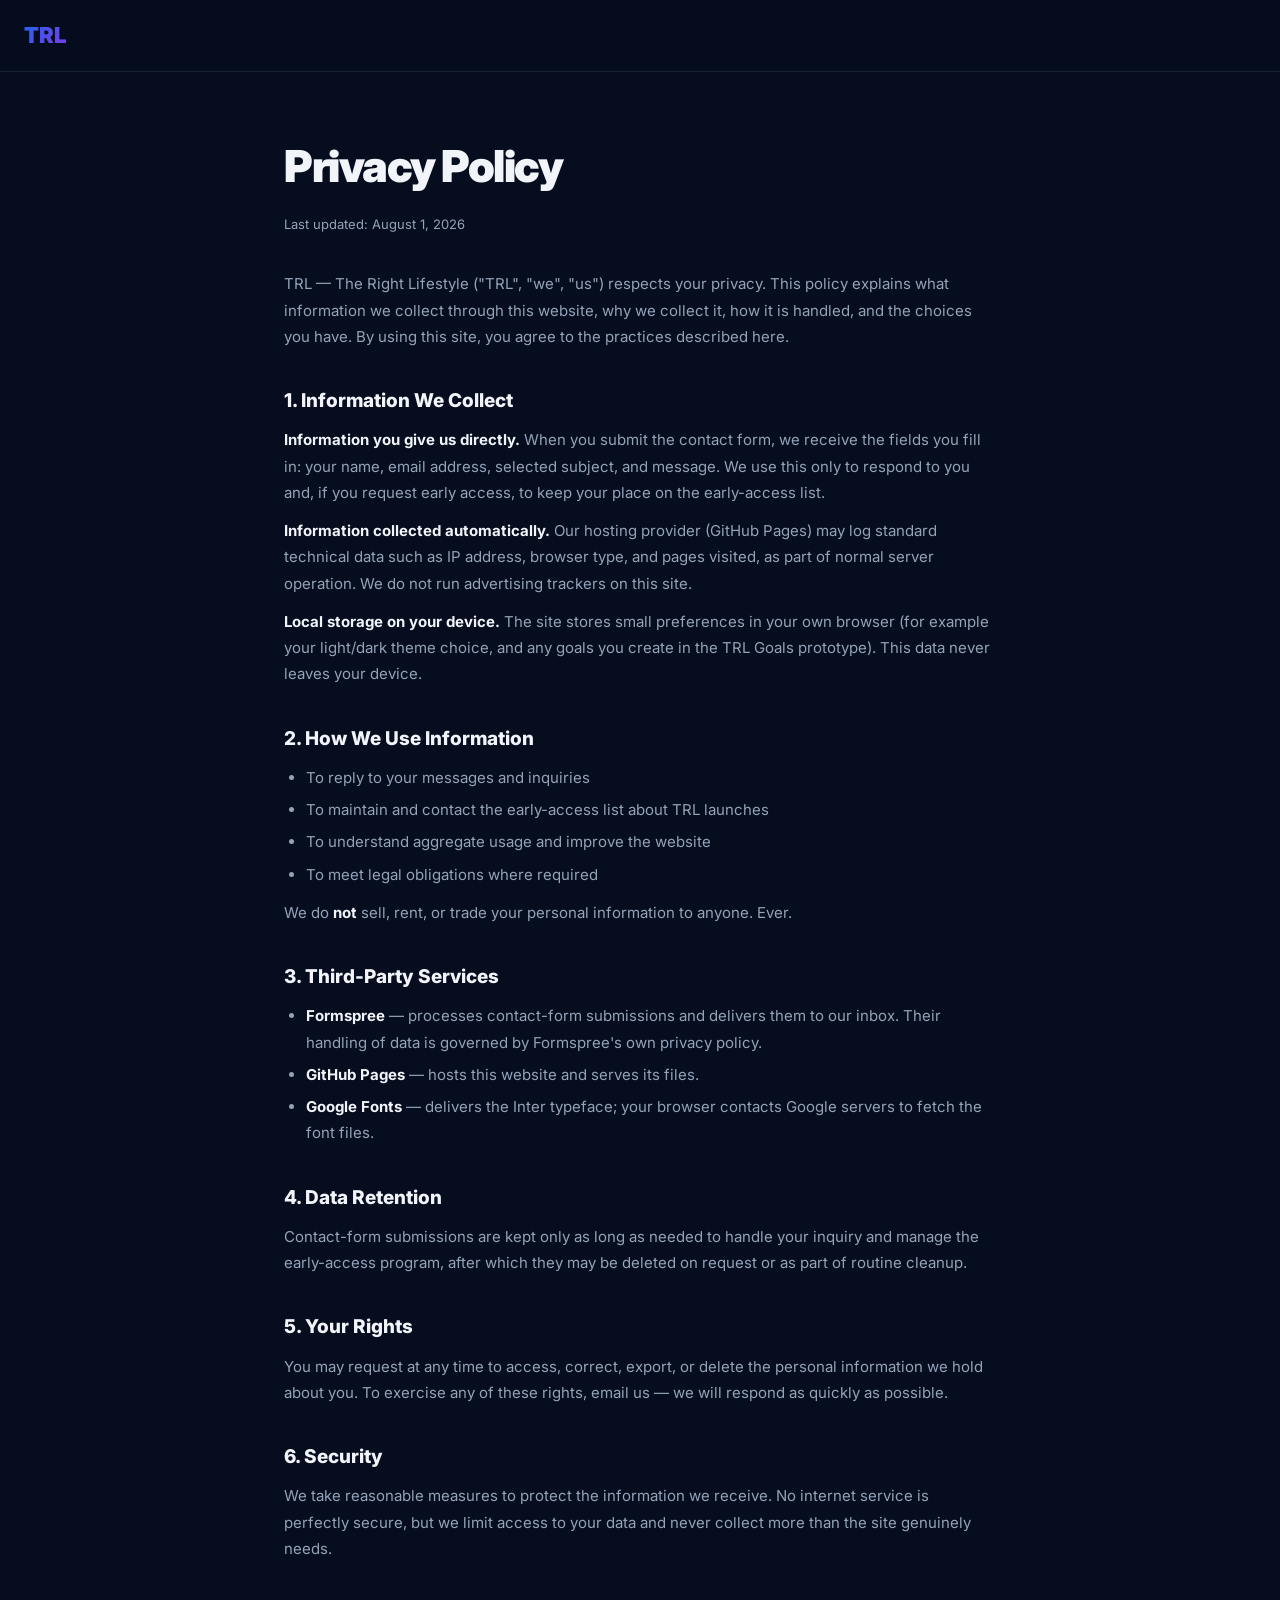
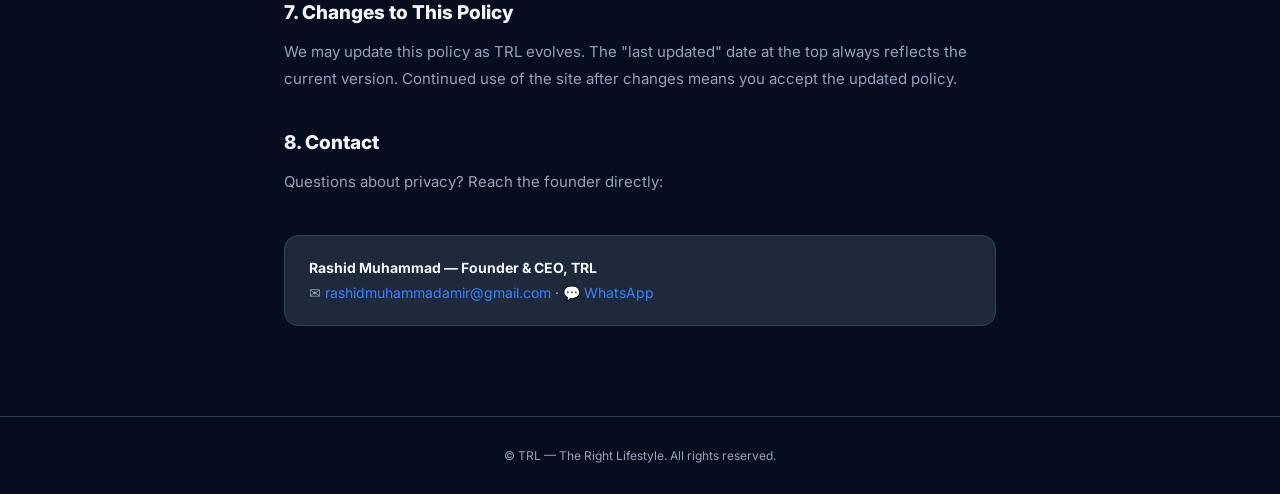
<file: privacy.html>
<!DOCTYPE html>
<html lang="en">
<head>
    <meta charset="UTF-8">
    <meta name="viewport" content="width=device-width, initial-scale=1.0">
    <title>Privacy Policy — TRL</title>
    <meta name="description" content="Privacy Policy for TRL — The Right Lifestyle.">
    <link rel="icon" href="data:image/svg+xml,%3Csvg xmlns='http://www.w3.org/2000/svg' viewBox='0 0 64 64'%3E%3Cdefs%3E%3ClinearGradient id='g' x1='0' y1='0' x2='1' y2='1'%3E%3Cstop offset='0' stop-color='%232563EB'/%3E%3Cstop offset='1' stop-color='%237C3AED'/%3E%3C/linearGradient%3E%3C/defs%3E%3Crect width='64' height='64' rx='14' fill='url(%23g)'/%3E%3Ctext x='32' y='42' font-family='Arial,sans-serif' font-size='22' font-weight='900' fill='white' text-anchor='middle'%3ETRL%3C/text%3E%3C/svg%3E">
    <link rel="preconnect" href="https://fonts.googleapis.com">
    <link rel="preconnect" href="https://fonts.gstatic.com" crossorigin>
    <link href="https://fonts.googleapis.com/css2?family=Inter:wght@400;600;700;800;900&display=swap" rel="stylesheet">
    <style>
        * { margin:0; padding:0; box-sizing:border-box; }
        :root {
            --primary:#2563EB; --primary-light:#3B82F6;
            --gradient:linear-gradient(135deg,#2563EB,#7C3AED);
            --bg:#060D1F; --surface:#1E293B; --border:#334155;
            --text:#F1F5F9; --muted:#94A3B8;
        }
        body { font-family:'Inter',-apple-system,sans-serif; background:var(--bg); color:var(--text); line-height:1.75; }
        nav { position:sticky; top:0; z-index:10; padding:16px 24px; background:rgba(6,13,31,0.9); backdrop-filter:blur(16px); -webkit-backdrop-filter:blur(16px); border-bottom:1px solid rgba(51,65,85,0.4); }
        .logo { font-size:22px; font-weight:900; background:var(--gradient); -webkit-background-clip:text; background-clip:text; -webkit-text-fill-color:transparent; text-decoration:none; }
        main { max-width:760px; margin:0 auto; padding:56px 24px 90px; }
        h1 { font-size:clamp(30px,6vw,44px); font-weight:900; letter-spacing:-1.5px; margin-bottom:8px; }
        .updated { color:var(--muted); font-size:13px; margin-bottom:36px; }
        h2 { font-size:19px; font-weight:800; margin:34px 0 10px; color:var(--text); }
        p, li { color:var(--muted); font-size:15px; }
        p { margin-bottom:12px; }
        ul { padding-left:22px; margin-bottom:12px; }
        li { margin-bottom:6px; }
        strong { color:var(--text); }
        a { color:var(--primary-light); text-decoration:none; }
        a:hover { text-decoration:underline; }
        .card { background:var(--surface); border:1px solid var(--border); border-radius:14px; padding:20px 24px; margin-top:40px; }
        .card p { margin:0; font-size:14px; }
        footer { border-top:1px solid var(--border); padding:28px 24px; text-align:center; color:var(--muted); font-size:12px; }
    </style>
</head>
<body>
    <nav>
        <a class="logo" href="index.html">TRL</a>
    </nav>
    <main>
        <h1>Privacy Policy</h1>
        <p class="updated">Last updated: August 1, 2026</p>

        <p>TRL — The Right Lifestyle ("TRL", "we", "us") respects your privacy. This policy explains what information we collect through this website, why we collect it, how it is handled, and the choices you have. By using this site, you agree to the practices described here.</p>

        <h2>1. Information We Collect</h2>
        <p><strong>Information you give us directly.</strong> When you submit the contact form, we receive the fields you fill in: your name, email address, selected subject, and message. We use this only to respond to you and, if you request early access, to keep your place on the early-access list.</p>
        <p><strong>Information collected automatically.</strong> Our hosting provider (GitHub Pages) may log standard technical data such as IP address, browser type, and pages visited, as part of normal server operation. We do not run advertising trackers on this site.</p>
        <p><strong>Local storage on your device.</strong> The site stores small preferences in your own browser (for example your light/dark theme choice, and any goals you create in the TRL Goals prototype). This data never leaves your device.</p>

        <h2>2. How We Use Information</h2>
        <ul>
            <li>To reply to your messages and inquiries</li>
            <li>To maintain and contact the early-access list about TRL launches</li>
            <li>To understand aggregate usage and improve the website</li>
            <li>To meet legal obligations where required</li>
        </ul>
        <p>We do <strong>not</strong> sell, rent, or trade your personal information to anyone. Ever.</p>

        <h2>3. Third-Party Services</h2>
        <ul>
            <li><strong>Formspree</strong> — processes contact-form submissions and delivers them to our inbox. Their handling of data is governed by Formspree's own privacy policy.</li>
            <li><strong>GitHub Pages</strong> — hosts this website and serves its files.</li>
            <li><strong>Google Fonts</strong> — delivers the Inter typeface; your browser contacts Google servers to fetch the font files.</li>
        </ul>

        <h2>4. Data Retention</h2>
        <p>Contact-form submissions are kept only as long as needed to handle your inquiry and manage the early-access program, after which they may be deleted on request or as part of routine cleanup.</p>

        <h2>5. Your Rights</h2>
        <p>You may request at any time to access, correct, export, or delete the personal information we hold about you. To exercise any of these rights, email us — we will respond as quickly as possible.</p>

        <h2>6. Security</h2>
        <p>We take reasonable measures to protect the information we receive. No internet service is perfectly secure, but we limit access to your data and never collect more than the site genuinely needs.</p>

        <h2>7. Changes to This Policy</h2>
        <p>We may update this policy as TRL evolves. The "last updated" date at the top always reflects the current version. Continued use of the site after changes means you accept the updated policy.</p>

        <h2>8. Contact</h2>
        <p>Questions about privacy? Reach the founder directly:</p>

        <div class="card">
            <p><strong>Rashid Muhammad — Founder & CEO, TRL</strong><br>
            ✉ <a href="mailto:rashidmuhammadamir@gmail.com">rashidmuhammadamir@gmail.com</a> ·
            💬 <a href="https://wa.me/923190091457" target="_blank" rel="noopener noreferrer">WhatsApp</a></p>
        </div>
    </main>
    <footer>
        © TRL — The Right Lifestyle. All rights reserved.
    </footer>
</body>
          </html>
</file>
<file: style.css>
/* ========================================
   TRL V2 — The Right Lifestyle
   Premium Foundation Website
   ======================================== */

/* ── CSS Variables ── */
:root {
    /* Colors */
    --black: #050505;
    --dark: #0B0F19;
    --dark-surface: #111827;
    --white: #FFFFFF;
    --gray-100: #F3F4F6;
    --gray-400: #9CA3AF;
    --gray-600: #4B5563;
    
    /* Brand Colors */
    --accent: #2563EB;
    --accent-light: #3B82F6;
    --accent-glow: rgba(37, 99, 235, 0.4);
    --purple: #7C3AED;
    
    /* Gradients */
    --gradient: linear-gradient(135deg, #2563EB 0%, #7C3AED 100%);
    --gradient-subtle: linear-gradient(135deg, rgba(37, 99, 235, 0.1) 0%, rgba(124, 58, 237, 0.1) 100%);
    
    /* Spacing */
    --space-xs: 0.5rem;
    --space-sm: 1rem;
    --space-md: 1.5rem;
    --space-lg: 2rem;
    --space-xl: 3rem;
    --space-2xl: 4rem;
    --space-3xl: 6rem;
    
    /* Border Radius */
    --radius-sm: 8px;
    --radius-md: 12px;
    --radius-lg: 16px;
    --radius-xl: 24px;
    --radius-full: 9999px;
    
    /* Shadows */
    --shadow-sm: 0 2px 8px rgba(0, 0, 0, 0.1);
    --shadow-md: 0 8px 24px rgba(0, 0, 0, 0.15);
    --shadow-lg: 0 16px 48px rgba(0, 0, 0, 0.2);
    --shadow-glow: 0 0 40px rgba(37, 99, 235, 0.2);
    
    /* Typography */
    --font-family: 'Inter', -apple-system, BlinkMacSystemFont, 'Segoe UI', sans-serif;
    --font-weight-normal: 400;
    --font-weight-medium: 500;
    --font-weight-semibold: 600;
    --font-weight-bold: 700;
    --font-weight-extrabold: 800;
    
    /* Transitions */
    --transition-fast: 0.2s ease;
    --transition-base: 0.3s ease;
    --transition-slow: 0.5s ease;
}

/* ── Reset ── */
*, *::before, *::after {
    margin: 0;
    padding: 0;
    box-sizing: border-box;
}

html {
    scroll-behavior: smooth;
}

section[id] {
    scroll-margin-top: 80px;
}

body {
    font-family: var(--font-family);
    font-size: 16px;
    line-height: 1.6;
    color: var(--gray-100);
    background: var(--black);
    -webkit-font-smoothing: antialiased;
    -moz-osx-font-smoothing: grayscale;
    overflow-x: hidden;
}

a {
    color: inherit;
    text-decoration: none;
}

ul {
    list-style: none;
}

img {
    max-width: 100%;
    height: auto;
}

button {
    font-family: inherit;
    cursor: pointer;
    border: none;
    background: none;
}

/* ── Utilities ── */
.container {
    max-width: 1100px;
    margin: 0 auto;
    padding: 0 var(--space-lg);
}

.sr-only {
    position: absolute;
    width: 1px;
    height: 1px;
    padding: 0;
    margin: -1px;
    overflow: hidden;
    clip: rect(0, 0, 0, 0);
    white-space: nowrap;
    border: 0;
}

.gradient-text {
    background: var(--gradient);
    -webkit-background-clip: text;
    -webkit-text-fill-color: transparent;
    background-clip: text;
}

.section-label {
    display: inline-block;
    font-size: 12px;
    font-weight: var(--font-weight-semibold);
    letter-spacing: 2px;
    text-transform: uppercase;
    color: var(--accent-light);
    margin-bottom: var(--space-sm);
}

.section-header {
    text-align: center;
    margin-bottom: var(--space-2xl);
}

.section-header h2 {
    font-size: clamp(32px, 5vw, 48px);
    font-weight: var(--font-weight-extrabold);
    letter-spacing: -1px;
    line-height: 1.1;
    margin-bottom: var(--space-md);
}

.section-desc {
    font-size: 18px;
    color: var(--gray-400);
    max-width: 520px;
    margin: 0 auto;
}

/* ── Buttons ── */
.btn-primary {
    display: inline-flex;
    align-items: center;
    gap: var(--space-xs);
    padding: 14px 28px;
    background: var(--gradient);
    color: var(--white);
    font-size: 15px;
    font-weight: var(--font-weight-semibold);
    border-radius: var(--radius-md);
    transition: var(--transition-base);
    box-shadow: var(--shadow-glow);
}

.btn-primary:hover {
    transform: translateY(-2px);
    box-shadow: 0 0 60px rgba(37, 99, 235, 0.4);
}

.btn-primary svg {
    transition: transform var(--transition-fast);
}

.btn-primary:hover svg {
    transform: translateX(4px);
}

.btn-secondary {
    display: inline-flex;
    align-items: center;
    gap: var(--space-xs);
    padding: 14px 28px;
    background: rgba(255, 255, 255, 0.05);
    color: var(--gray-100);
    font-size: 15px;
    font-weight: var(--font-weight-semibold);
    border-radius: var(--radius-md);
    border: 1px solid rgba(255, 255, 255, 0.1);
    transition: var(--transition-base);
}

.btn-secondary:hover {
    background: rgba(255, 255, 255, 0.08);
    border-color: rgba(255, 255, 255, 0.2);
}

/* ── Skip Link ── */
.skip-link {
    position: fixed;
    top: -100px;
    left: 16px;
    z-index: 9999;
    background: var(--gradient);
    color: var(--white);
    padding: 12px 20px;
    border-radius: var(--radius-sm);
    font-weight: var(--font-weight-semibold);
    transition: top var(--transition-base);
}

.skip-link:focus {
    top: 16px;
}

/* ── Navigation ── */
nav {
    position: fixed;
    top: 0;
    left: 0;
    right: 0;
    z-index: 100;
    padding: 16px 48px;
    display: flex;
    align-items: center;
    justify-content: space-between;
    background: rgba(5, 5, 5, 0.8);
    backdrop-filter: blur(20px);
    -webkit-backdrop-filter: blur(20px);
    border-bottom: 1px solid rgba(255, 255, 255, 0.05);
}

.nav-logo {
    font-size: 24px;
    font-weight: var(--font-weight-extrabold);
    background: var(--gradient);
    -webkit-background-clip: text;
    -webkit-text-fill-color: transparent;
    background-clip: text;
    letter-spacing: -1px;
}

.nav-links {
    display: flex;
    align-items: center;
    gap: var(--space-lg);
}

.nav-links a {
    font-size: 14px;
    font-weight: var(--font-weight-medium);
    color: var(--gray-400);
    transition: color var(--transition-fast);
}

.nav-links a:hover {
    color: var(--white);
}

.nav-cta {
    background: var(--gradient) !important;
    color: var(--white) !important;
    padding: 10px 20px;
    border-radius: var(--radius-sm);
}

.menu-btn {
    display: none;
    flex-direction: column;
    gap: 5px;
    padding: 8px;
}

.menu-btn span {
    width: 22px;
    height: 2px;
    background: var(--white);
    border-radius: 2px;
    transition: var(--transition-fast);
}

/* ── Mobile Menu ── */
.mobile-menu {
    position: fixed;
    top: 64px;
    left: 0;
    right: 0;
    z-index: 99;
    background: var(--dark);
    border-bottom: 1px solid rgba(255, 255, 255, 0.05);
    padding: var(--space-md) var(--space-lg);
    display: none;
    flex-direction: column;
    gap: var(--space-xs);
}

.mobile-menu.open {
    display: flex;
}

.mobile-menu a {
    font-size: 15px;
    font-weight: var(--font-weight-medium);
    color: var(--gray-400);
    padding: 12px 0;
    border-bottom: 1px solid rgba(255, 255, 255, 0.05);
}

.mobile-menu a:hover {
    color: var(--white);
}

.mobile-cta {
    color: var(--accent-light) !important;
    font-weight: var(--font-weight-semibold) !important;
    border-bottom: none !important;
    margin-top: var(--space-xs);
}

/* ── Hero Section ── */
.hero {
    min-height: 100vh;
    display: grid;
    grid-template-columns: 1fr 1fr;
    align-items: center;
    gap: var(--space-2xl);
    padding: 120px var(--space-lg) 80px;
    position: relative;
    overflow: hidden;
}

.hero-bg {
    position: absolute;
    inset: 0;
    background: 
        radial-gradient(ellipse 80% 50% at 50% -10%, rgba(37, 99, 235, 0.15), transparent),
        radial-gradient(ellipse 60% 40% at 90% 80%, rgba(124, 58, 237, 0.1), transparent);
    pointer-events: none;
}

.hero-content {
    position: relative;
    z-index: 1;
}

.hero-badge {
    display: inline-flex;
    align-items: center;
    gap: 10px;
    background: rgba(37, 99, 235, 0.1);
    border: 1px solid rgba(37, 99, 235, 0.2);
    color: var(--accent-light);
    padding: 8px 16px;
    border-radius: var(--radius-full);
    font-size: 12px;
    font-weight: var(--font-weight-semibold);
    margin-bottom: var(--space-lg);
}

.badge-dot {
    width: 6px;
    height: 6px;
    background: #10B981;
    border-radius: 50%;
    animation: pulse 2s infinite;
}

@keyframes pulse {
    0%, 100% { opacity: 1; transform: scale(1); }
    50% { opacity: 0.5; transform: scale(1.4); }
}

.hero h1 {
    font-size: clamp(40px, 6vw, 64px);
    font-weight: var(--font-weight-extrabold);
    line-height: 1.05;
    letter-spacing: -2px;
    margin-bottom: var(--space-md);
}

.hero-subtitle {
    font-size: 18px;
    color: var(--gray-400);
    line-height: 1.7;
    max-width: 480px;
    margin-bottom: var(--space-lg);
}

.hero-actions {
    display: flex;
    gap: var(--space-sm);
    flex-wrap: wrap;
    margin-bottom: var(--space-lg);
}

.hero-status {
    display: flex;
    align-items: center;
    gap: var(--space-xs);
    font-size: 14px;
    color: var(--gray-400);
}

.status-indicator {
    width: 8px;
    height: 8px;
    background: #10B981;
    border-radius: 50%;
    animation: pulse 2s infinite;
}

/* Hero Visual */
.hero-visual {
    position: relative;
    z-index: 1;
    display: flex;
    align-items: center;
    justify-content: center;
}

.visual-container {
    position: relative;
    width: 400px;
    height: 400px;
}

.orbit-ring {
    position: absolute;
    border: 1px solid rgba(37, 99, 235, 0.15);
    border-radius: 50%;
    top: 50%;
    left: 50%;
    transform: translate(-50%, -50%);
}

.ring-1 {
    width: 200px;
    height: 200px;
    animation: orbit 20s linear infinite;
}

.ring-2 {
    width: 300px;
    height: 300px;
    animation: orbit 30s linear infinite reverse;
}

.ring-3 {
    width: 400px;
    height: 400px;
    animation: orbit 40s linear infinite;
}

@keyframes orbit {
    from { transform: translate(-50%, -50%) rotate(0deg); }
    to { transform: translate(-50%, -50%) rotate(360deg); }
}

.core-orb {
    position: absolute;
    top: 50%;
    left: 50%;
    transform: translate(-50%, -50%);
    width: 100px;
    height: 100px;
    background: var(--gradient);
    border-radius: 50%;
    display: flex;
    align-items: center;
    justify-content: center;
    font-size: 24px;
    font-weight: var(--font-weight-extrabold);
    color: var(--white);
    box-shadow: var(--shadow-glow);
    z-index: 2;
}

.satellite {
    position: absolute;
    padding: 8px 16px;
    background: var(--dark-surface);
    border: 1px solid rgba(255, 255, 255, 0.1);
    border-radius: var(--radius-full);
    font-size: 12px;
    font-weight: var(--font-weight-semibold);
    color: var(--gray-100);
    white-space: nowrap;
}

.sat-1 {
    top: 10%;
    left: 50%;
    transform: translateX(-50%);
    animation: orbit 15s linear infinite;
}

.sat-2 {
    top: 50%;
    right: 0;
    transform: translateY(-50%);
    animation: orbit 25s linear infinite reverse;
}

.sat-3 {
    bottom: 10%;
    left: 50%;
    transform: translateX(-50%);
    animation: orbit 20s linear infinite;
}

.sat-4 {
    top: 50%;
    left: 0;
    transform: translateY(-50%);
    animation: orbit 18s linear infinite reverse;
}

/* ── Today Section ── */
.today {
    padding: var(--space-3xl) 0;
    background: var(--dark);
    border-top: 1px solid rgba(255, 255, 255, 0.05);
    border-bottom: 1px solid rgba(255, 255, 255, 0.05);
}

.today-grid {
    display: grid;
    grid-template-columns: repeat(3, 1fr);
    gap: var(--space-lg);
}

.today-card {
    background: rgba(17, 24, 39, 0.5);
    border: 1px solid rgba(255, 255, 255, 0.05);
    border-radius: var(--radius-xl);
    padding: var(--space-lg);
    transition: var(--transition-base);
}

.today-card:hover {
    border-color: rgba(37, 99, 235, 0.3);
}

.today-header {
    display: flex;
    align-items: center;
    justify-content: space-between;
    margin-bottom: var(--space-md);
}

.today-icon {
    width: 44px;
    height: 44px;
    background: rgba(37, 99, 235, 0.1);
    border-radius: var(--radius-sm);
    display: flex;
    align-items: center;
    justify-content: center;
    color: var(--accent-light);
}

.status-badge {
    font-size: 11px;
    font-weight: var(--font-weight-semibold);
    padding: 4px 10px;
    border-radius: var(--radius-full);
}

.status-badge.active {
    background: rgba(16, 185, 129, 0.1);
    color: #10B981;
    border: 1px solid rgba(16, 185, 129, 0.2);
}

.status-badge.planning {
    background: rgba(245, 158, 11, 0.1);
    color: #F59E0B;
    border: 1px solid rgba(245, 158, 11, 0.2);
}

.today-card h3 {
    font-size: 18px;
    font-weight: var(--font-weight-bold);
    margin-bottom: var(--space-xs);
}

.today-card p {
    font-size: 14px;
    color: var(--gray-400);
    line-height: 1.6;
    margin-bottom: var(--space-md);
}

.today-link {
    display: inline-flex;
    align-items: center;
    gap: 6px;
    font-size: 14px;
    font-weight: var(--font-weight-semibold);
    color: var(--accent-light);
    transition: gap var(--transition-fast);
}

.today-link:hover {
    gap: 10px;
}

/* ── Problem Section ── */
.problem {
    padding: var(--space-3xl) 0;
}

.problem-header {
    text-align: center;
    margin-bottom: var(--space-2xl);
}

.problem-header h2 {
    font-size: clamp(32px, 5vw, 48px);
    font-weight: var(--font-weight-extrabold);
    letter-spacing: -1px;
    line-height: 1.1;
}

.problem-grid {
    display: grid;
    grid-template-columns: repeat(4, 1fr);
    gap: var(--space-md);
}

.problem-card {
    background: rgba(17, 24, 39, 0.5);
    border: 1px solid rgba(255, 255, 255, 0.05);
    border-radius: var(--radius-lg);
    padding: var(--space-lg);
    transition: var(--transition-base);
}

.problem-card:hover {
    border-color: rgba(37, 99, 235, 0.3);
    transform: translateY(-4px);
}

.problem-icon {
    width: 48px;
    height: 48px;
    background: rgba(37, 99, 235, 0.1);
    border-radius: var(--radius-md);
    display: flex;
    align-items: center;
    justify-content: center;
    margin-bottom: var(--space-md);
    color: var(--accent-light);
}

.problem-card h3 {
    font-size: 18px;
    font-weight: var(--font-weight-bold);
    margin-bottom: var(--space-xs);
}

.problem-card p {
    font-size: 14px;
    color: var(--gray-400);
    line-height: 1.6;
}

.problem-solution {
    text-align: center;
    margin-top: var(--space-2xl);
    padding-top: var(--space-2xl);
    border-top: 1px solid rgba(255, 255, 255, 0.05);
}

.problem-solution p {
    font-size: 20px;
    color: var(--gray-100);
    max-width: 600px;
    margin: 0 auto;
}

/* ── Framework Section ── */
.framework {
    padding: var(--space-3xl) 0;
    background: var(--dark);
    border-top: 1px solid rgba(255, 255, 255, 0.05);
    border-bottom: 1px solid rgba(255, 255, 255, 0.05);
}

.pillars-grid {
    display: grid;
    grid-template-columns: repeat(4, 1fr);
    gap: var(--space-md);
}

.pillar-card {
    position: relative;
    background: rgba(17, 24, 39, 0.5);
    border: 1px solid rgba(255, 255, 255, 0.05);
    border-radius: var(--radius-xl);
    padding: var(--space-lg);
    transition: var(--transition-base);
    overflow: hidden;
}

.pillar-card::before {
    content: '';
    position: absolute;
    top: 0;
    left: 0;
    right: 0;
    height: 3px;
    background: var(--gradient);
    opacity: 0;
    transition: opacity var(--transition-base);
}

.pillar-card:hover {
    border-color: rgba(37, 99, 235, 0.3);
    transform: translateY(-4px);
}

.pillar-card:hover::before {
    opacity: 1;
}

.pillar-glow {
    position: absolute;
    width: 150px;
    height: 150px;
    background: radial-gradient(circle, rgba(37, 99, 235, 0.15), transparent);
    top: -50px;
    right: -50px;
    pointer-events: none;
    opacity: 0;
    transition: opacity var(--transition-base);
}

.pillar-card:hover .pillar-glow {
    opacity: 1;
}

.pillar-number {
    font-size: 48px;
    font-weight: var(--font-weight-extrabold);
    background: var(--gradient);
    -webkit-background-clip: text;
    -webkit-text-fill-color: transparent;
    background-clip: text;
    opacity: 0.15;
    line-height: 1;
    margin-bottom: var(--space-md);
    letter-spacing: -3px;
}

.pillar-icon {
    width: 56px;
    height: 56px;
    background: rgba(37, 99, 235, 0.1);
    border: 1px solid rgba(37, 99, 235, 0.2);
    border-radius: var(--radius-md);
    display: flex;
    align-items: center;
    justify-content: center;
    margin-bottom: var(--space-md);
    color: var(--accent-light);
}

.pillar-card h3 {
    font-size: 20px;
    font-weight: var(--font-weight-bold);
    margin-bottom: var(--space-xs);
}

.pillar-card > p {
    font-size: 14px;
    color: var(--gray-400);
    line-height: 1.6;
    margin-bottom: var(--space-md);
}

.pillar-tags {
    display: flex;
    flex-wrap: wrap;
    gap: var(--space-xs);
}

.pillar-tags span {
    font-size: 11px;
    font-weight: var(--font-weight-semibold);
    padding: 4px 10px;
    background: rgba(37, 99, 235, 0.1);
    border: 1px solid rgba(37, 99, 235, 0.2);
    border-radius: var(--radius-full);
    color: var(--accent-light);
}

/* ── Progress Section ── */
.progress {
    padding: var(--space-3xl) 0;
}

.progress-grid {
    display: grid;
    grid-template-columns: repeat(2, 1fr);
    gap: var(--space-md);
    max-width: 800px;
    margin: 0 auto;
}

.progress-card {
    display: flex;
    gap: var(--space-md);
    align-items: flex-start;
    background: rgba(17, 24, 39, 0.5);
    border: 1px solid rgba(255, 255, 255, 0.05);
    border-radius: var(--radius-lg);
    padding: var(--space-lg);
    transition: var(--transition-base);
}

.progress-card:hover {
    border-color: rgba(37, 99, 235, 0.2);
}

.progress-icon {
    width: 44px;
    height: 44px;
    border-radius: var(--radius-sm);
    display: flex;
    align-items: center;
    justify-content: center;
    flex-shrink: 0;
}

.progress-icon.complete {
    background: rgba(16, 185, 129, 0.1);
    color: #10B981;
    border: 1px solid rgba(16, 185, 129, 0.2);
}

.progress-icon.active {
    background: rgba(37, 99, 235, 0.1);
    color: var(--accent-light);
    border: 1px solid rgba(37, 99, 235, 0.2);
    animation: pulse 2s infinite;
}

.progress-icon.upcoming {
    background: rgba(255, 255, 255, 0.05);
    color: var(--gray-400);
    border: 1px solid rgba(255, 255, 255, 0.1);
}

.progress-content h3 {
    font-size: 16px;
    font-weight: var(--font-weight-bold);
    margin-bottom: 4px;
}

.progress-content p {
    font-size: 14px;
    color: var(--gray-400);
    line-height: 1.5;
}

/* ── Future Section ── */
.future {
    padding: var(--space-3xl) 0;
    background: var(--dark);
    border-top: 1px solid rgba(255, 255, 255, 0.05);
    border-bottom: 1px solid rgba(255, 255, 255, 0.05);
}

.phases {
    max-width: 700px;
    margin: 0 auto;
}

.phase {
    display: flex;
    gap: var(--space-lg);
    position: relative;
}

.phase-marker {
    display: flex;
    flex-direction: column;
    align-items: center;
}

.phase-dot {
    width: 16px;
    height: 16px;
    background: var(--dark-surface);
    border: 2px solid rgba(255, 255, 255, 0.2);
    border-radius: 50%;
    flex-shrink: 0;
}

.phase-dot.active {
    background: var(--accent);
    border-color: var(--accent);
    box-shadow: 0 0 20px rgba(37, 99, 235, 0.4);
}

.phase-line {
    width: 2px;
    flex: 1;
    min-height: 60px;
    background: rgba(255, 255, 255, 0.05);
}

.phase:last-child .phase-line {
    display: none;
}

.phase-content {
    padding-bottom: var(--space-2xl);
    flex: 1;
}

.phase:last-child .phase-content {
    padding-bottom: 0;
}

.phase-label {
    font-size: 11px;
    font-weight: var(--font-weight-semibold);
    color: var(--accent-light);
    letter-spacing: 1px;
    text-transform: uppercase;
}

.phase-content h3 {
    font-size: 22px;
    font-weight: var(--font-weight-bold);
    margin: var(--space-xs) 0;
}

.phase-content p {
    font-size: 15px;
    color: var(--gray-400);
    line-height: 1.7;
    margin-bottom: var(--space-sm);
}

.phase-items {
    display: flex;
    flex-wrap: wrap;
    gap: var(--space-xs);
}

.phase-items span {
    font-size: 12px;
    font-weight: var(--font-weight-medium);
    padding: 4px 12px;
    background: rgba(37, 99, 235, 0.1);
    border: 1px solid rgba(37, 99, 235, 0.2);
    border-radius: var(--radius-full);
    color: var(--accent-light);
}

/* ── Mission Section ── */
.mission {
    padding: var(--space-3xl) 0;
}

.mission-grid {
    display: grid;
    grid-template-columns: 1fr 1fr;
    gap: var(--space-3xl);
    align-items: center;
}

.mission-content h2 {
    font-size: clamp(32px, 5vw, 48px);
    font-weight: var(--font-weight-extrabold);
    letter-spacing: -1px;
    line-height: 1.1;
    margin-bottom: var(--space-md);
}

.mission-story {
    font-size: 20px;
    font-weight: var(--font-weight-bold);
    color: var(--gray-100);
    margin-bottom: var(--space-md);
}

.mission-content > p {
    font-size: 16px;
    color: var(--gray-400);
    line-height: 1.7;
    margin-bottom: var(--space-sm);
}

.mission-visual {
    display: flex;
    justify-content: center;
}

.mission-card {
    background: rgba(17, 24, 39, 0.5);
    border: 1px solid rgba(255, 255, 255, 0.05);
    border-radius: var(--radius-xl);
    padding: var(--space-xl);
    max-width: 360px;
    width: 100%;
}

.mission-card-inner {
    text-align: center;
    margin-bottom: var(--space-lg);
}

.founder-initials {
    width: 72px;
    height: 72px;
    background: var(--gradient);
    border-radius: 50%;
    display: flex;
    align-items: center;
    justify-content: center;
    font-size: 24px;
    font-weight: var(--font-weight-extrabold);
    color: var(--white);
    margin: 0 auto var(--space-sm);
}

.mission-card h4 {
    font-size: 18px;
    font-weight: var(--font-weight-bold);
    margin-bottom: 4px;
}

.founder-title {
    font-size: 13px;
    color: var(--accent-light);
    font-weight: var(--font-weight-medium);
}

.mission-quote {
    font-size: 15px;
    font-style: italic;
    color: var(--gray-100);
    text-align: center;
    padding: var(--space-md) 0;
    border-top: 1px solid rgba(255, 255, 255, 0.05);
    border-bottom: 1px solid rgba(255, 255, 255, 0.05);
    margin-bottom: var(--space-md);
}

.mission-contacts {
    display: flex;
    justify-content: center;
    gap: var(--space-sm);
}

.contact-link {
    display: inline-flex;
    align-items: center;
    gap: var(--space-xs);
    font-size: 13px;
    font-weight: var(--font-weight-medium);
    color: var(--gray-400);
    padding: 8px 16px;
    background: rgba(255, 255, 255, 0.05);
    border: 1px solid rgba(255, 255, 255, 0.1);
    border-radius: var(--radius-sm);
    transition: var(--transition-fast);
}

.contact-link:hover {
    color: var(--white);
    border-color: rgba(255, 255, 255, 0.2);
}

/* ── Why Join Section ── */
.why-join {
    padding: var(--space-3xl) 0;
    background: var(--dark);
    border-top: 1px solid rgba(255, 255, 255, 0.05);
    border-bottom: 1px solid rgba(255, 255, 255, 0.05);
}

.why-grid {
    display: grid;
    grid-template-columns: repeat(4, 1fr);
    gap: var(--space-md);
    margin-bottom: var(--space-2xl);
}

.why-card {
    background: rgba(17, 24, 39, 0.5);
    border: 1px solid rgba(255, 255, 255, 0.05);
    border-radius: var(--radius-xl);
    padding: var(--space-lg);
    transition: var(--transition-base);
}

.why-card:hover {
    border-color: rgba(37, 99, 235, 0.3);
    transform: translateY(-4px);
}

.why-number {
    font-size: 36px;
    font-weight: var(--font-weight-extrabold);
    background: var(--gradient);
    -webkit-background-clip: text;
    -webkit-text-fill-color: transparent;
    background-clip: text;
    line-height: 1;
    margin-bottom: var(--space-md);
    letter-spacing: -2px;
}

.why-card h3 {
    font-size: 17px;
    font-weight: var(--font-weight-bold);
    margin-bottom: var(--space-xs);
}

.why-card p {
    font-size: 14px;
    color: var(--gray-400);
    line-height: 1.6;
}

.why-cta {
    text-align: center;
}

/* ── Community Section ── */
.community {
    padding: var(--space-3xl) 0;
    background: var(--black);
}

.community-content {
    text-align: center;
    max-width: 600px;
    margin: 0 auto;
}

.community-content h2 {
    font-size: clamp(32px, 5vw, 48px);
    font-weight: var(--font-weight-extrabold);
    letter-spacing: -1px;
    line-height: 1.1;
    margin-bottom: var(--space-md);
}

.community-content > p {
    font-size: 18px;
    color: var(--gray-400);
    line-height: 1.7;
    margin-bottom: var(--space-lg);
}

.community-actions {
    display: flex;
    justify-content: center;
}

/* ── Access Section ── */
.access {
    padding: var(--space-3xl) 0;
}

.access-grid {
    display: grid;
    grid-template-columns: 1fr 1fr;
    gap: var(--space-3xl);
    align-items: start;
}

.access-info h2 {
    font-size: clamp(32px, 5vw, 48px);
    font-weight: var(--font-weight-extrabold);
    letter-spacing: -1px;
    line-height: 1.1;
    margin-bottom: var(--space-md);
}

.access-info > p {
    font-size: 16px;
    color: var(--gray-400);
    line-height: 1.7;
    margin-bottom: var(--space-lg);
}

.access-benefits {
    display: flex;
    flex-direction: column;
    gap: var(--space-sm);
}

.benefit {
    display: flex;
    align-items: center;
    gap: var(--space-sm);
    font-size: 15px;
    color: var(--gray-100);
}

.benefit svg {
    color: var(--accent-light);
    flex-shrink: 0;
}

.access-form-wrap {
    background: rgba(17, 24, 39, 0.5);
    border: 1px solid rgba(255, 255, 255, 0.05);
    border-radius: var(--radius-xl);
    padding: var(--space-xl);
}

.access-form {
    display: flex;
    flex-direction: column;
    gap: var(--space-md);
}

.form-row {
    display: grid;
    grid-template-columns: 1fr 1fr;
    gap: var(--space-md);
}

.form-group {
    display: flex;
    flex-direction: column;
    gap: 6px;
}

.form-group label {
    font-size: 13px;
    font-weight: var(--font-weight-semibold);
    color: var(--gray-400);
}

.form-group input,
.form-group select,
.form-group textarea {
    width: 100%;
    padding: 12px 16px;
    background: var(--black);
    border: 1px solid rgba(255, 255, 255, 0.1);
    border-radius: var(--radius-md);
    font-size: 15px;
    color: var(--white);
    font-family: inherit;
    transition: border-color var(--transition-fast);
}

.form-group input:focus,
.form-group select:focus,
.form-group textarea:focus {
    outline: none;
    border-color: var(--accent);
}

.form-group input::placeholder,
.form-group textarea::placeholder {
    color: var(--gray-600);
}

.form-group select option {
    background: var(--black);
}

.form-group textarea {
    resize: vertical;
    min-height: 100px;
}

.submit-btn {
    width: 100%;
    justify-content: center;
    margin-top: var(--space-xs);
}

.form-success {
    display: none;
    align-items: center;
    gap: var(--space-sm);
    padding: var(--space-md);
    background: rgba(16, 185, 129, 0.1);
    border: 1px solid rgba(16, 185, 129, 0.2);
    border-radius: var(--radius-md);
}

.form-success.show {
    display: flex;
}

.form-success svg {
    color: #10B981;
    flex-shrink: 0;
}

.form-success p {
    font-size: 14px;
    font-weight: var(--font-weight-medium);
    color: #10B981;
}

/* ── Footer ── */
footer {
    padding: var(--space-2xl) 0 var(--space-lg);
    border-top: 1px solid rgba(255, 255, 255, 0.05);
}

.footer-grid {
    display: grid;
    grid-template-columns: 2fr 1fr 1fr 1fr;
    gap: var(--space-2xl);
    margin-bottom: var(--space-2xl);
}

.footer-brand p {
    font-size: 14px;
    color: var(--gray-400);
    line-height: 1.6;
    margin-top: var(--space-sm);
    max-width: 240px;
}

.footer-social {
    display: flex;
    gap: var(--space-sm);
    margin-top: var(--space-md);
}

.footer-social a {
    width: 36px;
    height: 36px;
    background: rgba(255, 255, 255, 0.05);
    border: 1px solid rgba(255, 255, 255, 0.1);
    border-radius: var(--radius-sm);
    display: flex;
    align-items: center;
    justify-content: center;
    color: var(--gray-400);
    transition: var(--transition-fast);
}

.footer-social a:hover {
    color: var(--white);
    border-color: rgba(255, 255, 255, 0.2);
}

.footer-col h4 {
    font-size: 11px;
    font-weight: var(--font-weight-semibold);
    color: var(--gray-400);
    text-transform: uppercase;
    letter-spacing: 1px;
    margin-bottom: var(--space-md);
}

.footer-col ul {
    display: flex;
    flex-direction: column;
    gap: var(--space-sm);
}

.footer-col ul a {
    font-size: 14px;
    color: var(--gray-400);
    transition: color var(--transition-fast);
}

.footer-col ul a:hover {
    color: var(--white);
}

.footer-bottom {
    display: flex;
    justify-content: space-between;
    align-items: center;
    padding-top: var(--space-lg);
    border-top: 1px solid rgba(255, 255, 255, 0.05);
}

.footer-bottom p {
    font-size: 13px;
    color: var(--gray-600);
}

/* ── Animations ── */
.fade-in {
    opacity: 0;
    transform: translateY(30px);
    transition: opacity 0.7s ease, transform 0.7s ease;
}

.fade-in.visible {
    opacity: 1;
    transform: translateY(0);
}

@media (prefers-reduced-motion: reduce) {
    html {
        scroll-behavior: auto;
    }
    
    *, *::before, *::after {
        animation-duration: 0.01ms !important;
        animation-iteration-count: 1 !important;
        transition-duration: 0.01ms !important;
    }
    
    .fade-in {
        opacity: 1;
        transform: none;
    }
    
    .orbit-ring,
    .satellite {
        animation: none;
    }
}

/* ── Responsive ── */
@media (max-width: 1024px) {
    .problem-grid,
    .pillars-grid,
    .why-grid {
        grid-template-columns: repeat(2, 1fr);
    }
}

@media (max-width: 900px) {
    nav {
        padding: 16px 24px;
    }
    
    .nav-links {
        display: none;
    }
    
    .menu-btn {
        display: flex;
    }
    
    .hero {
        grid-template-columns: 1fr;
        text-align: center;
        padding-top: 100px;
    }
    
    .hero-subtitle {
        margin-left: auto;
        margin-right: auto;
    }
    
    .hero-actions {
        justify-content: center;
    }
    
    .hero-visual {
        display: none;
    }
    
    .mission-grid,
    .access-grid {
        grid-template-columns: 1fr;
        gap: var(--space-2xl);
    }
    
    .mission-visual {
        order: -1;
    }
    
    .footer-grid {
        grid-template-columns: 1fr 1fr;
        gap: var(--space-lg);
    }
    
    .footer-brand {
        grid-column: span 2;
    }
    
    .progress-grid {
        grid-template-columns: 1fr;
    }
    
    .form-row {
        grid-template-columns: 1fr;
    }
}

@media (max-width: 640px) {
    .problem-grid,
    .pillars-grid,
    .today-grid,
    .why-grid {
        grid-template-columns: 1fr;
    }
    
    .footer-grid {
        grid-template-columns: 1fr;
    }
    
    .footer-brand {
        grid-column: 1;
    }
    
    .footer-bottom {
        flex-direction: column;
        gap: var(--space-sm);
        text-align: center;
    }
    
    .hero-actions {
        flex-direction: column;
        align-items: center;
    }
    
    .access-benefits {
        text-align: left;
    }
}
</file>
